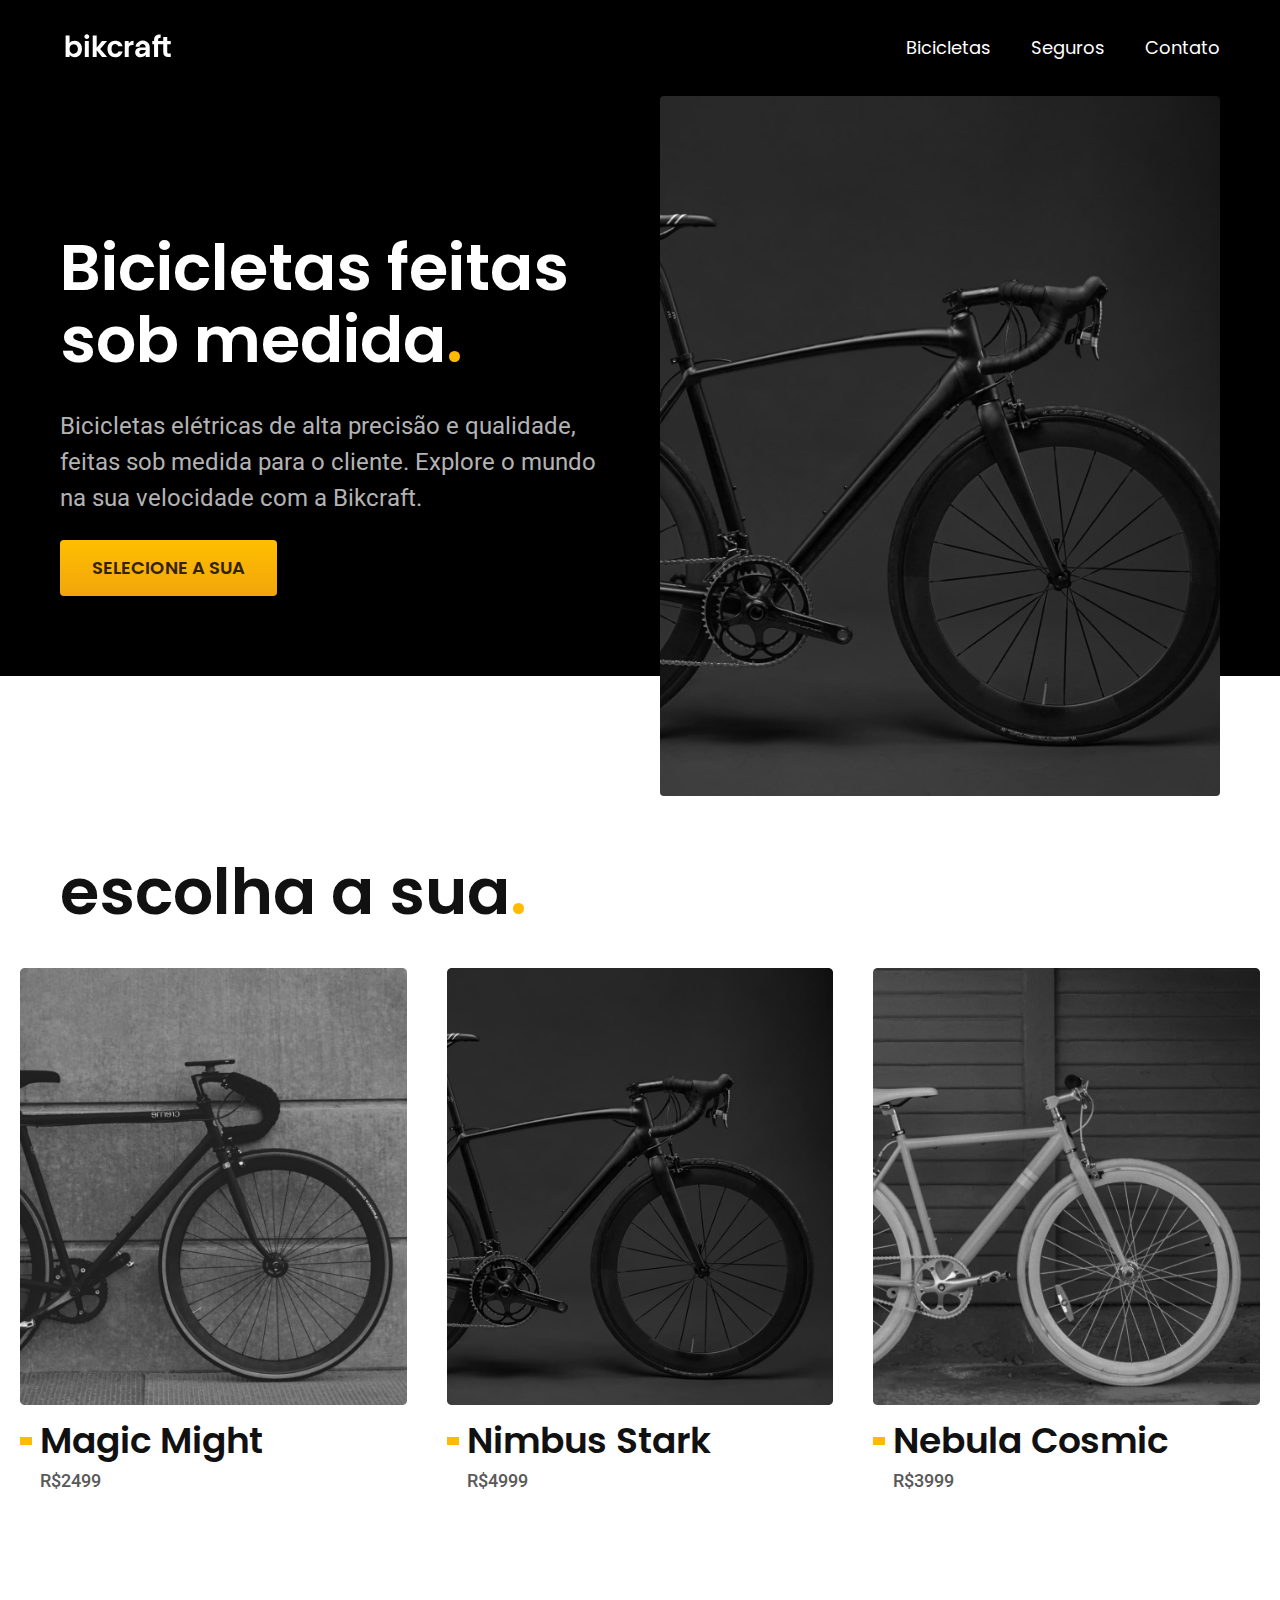
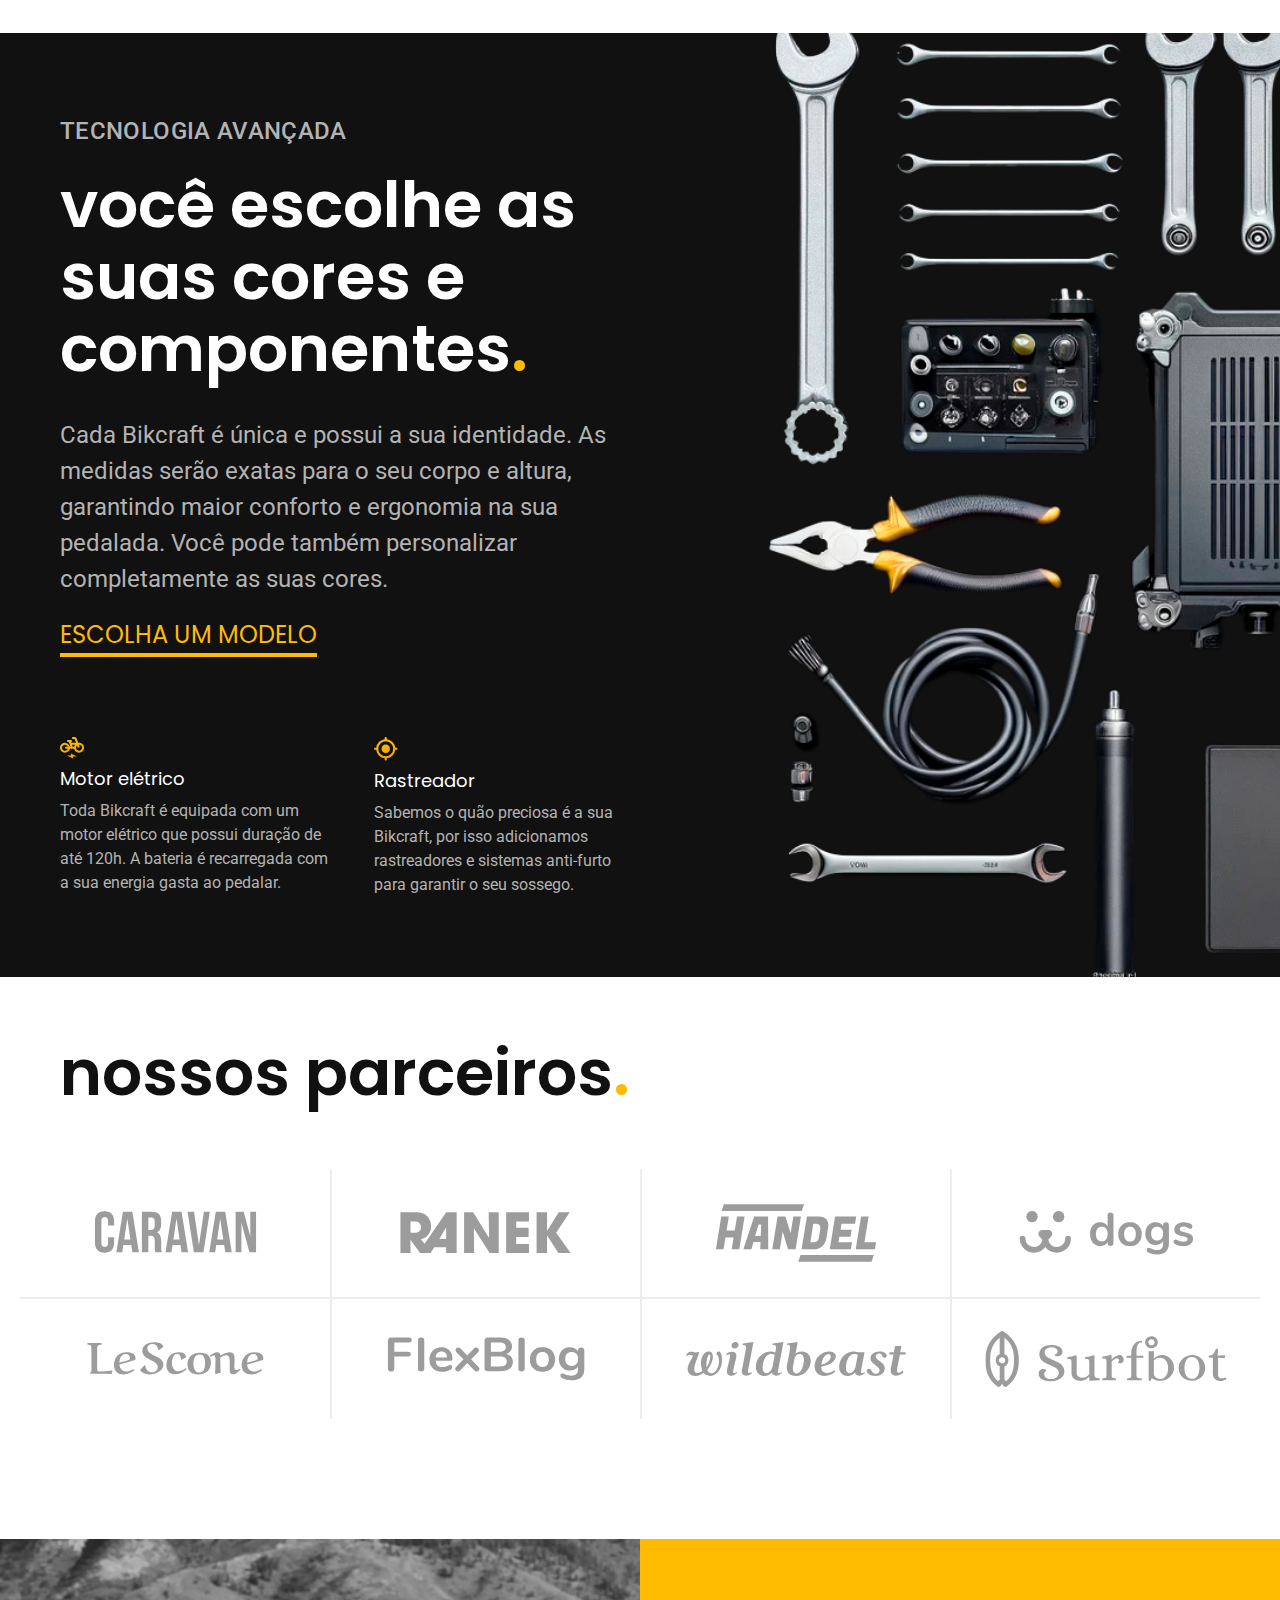
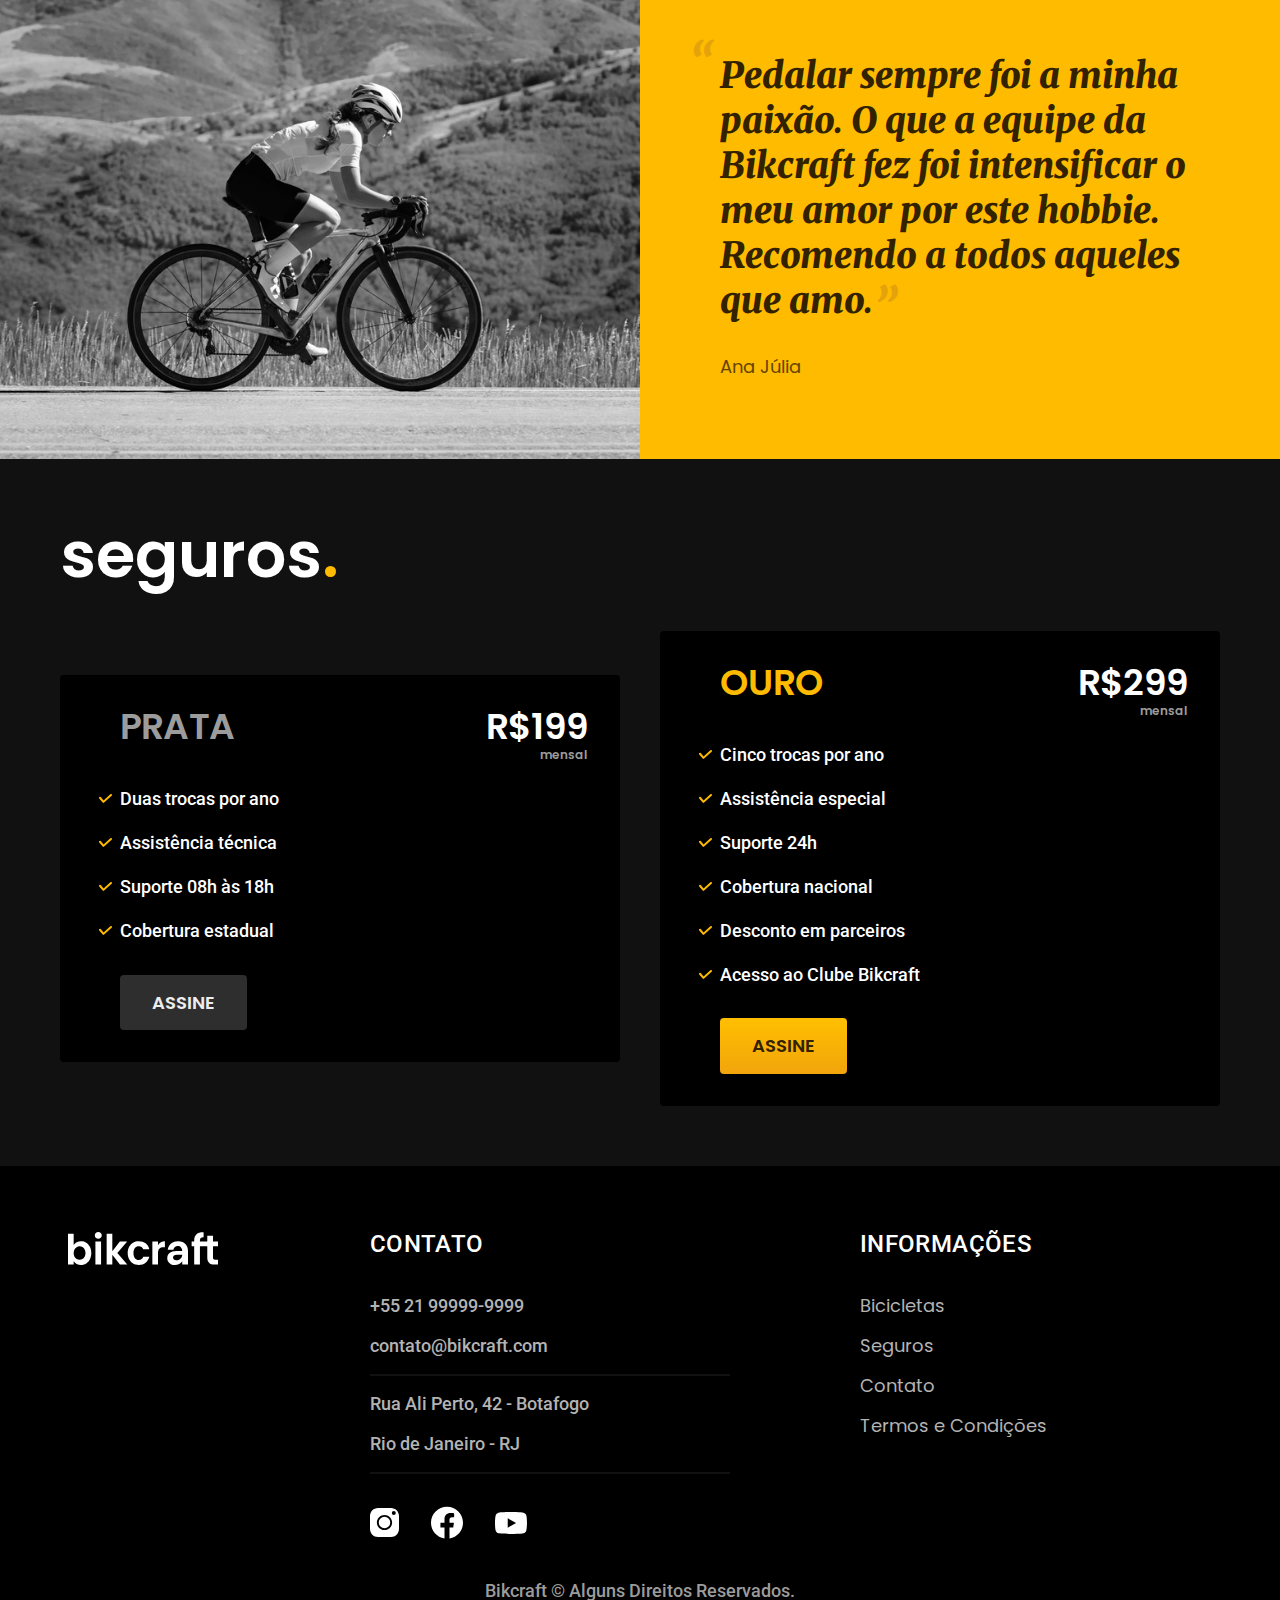
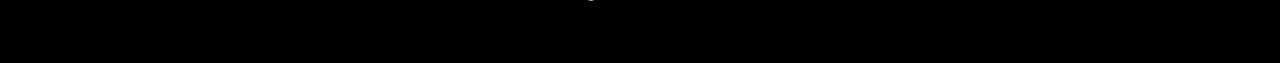
<file: index.html>
<!DOCTYPE html>
<html lang="pt-br">

<head>
  <meta charset="UTF-8">
  <meta name="viewport" content="width=device-width, initial-scale=1.0">
  <title>Bikcraft - Bicicletas Elétricas</title>
  <meta name="description" content="Bicicletas elétricas de alta precisão e qualidade,  feitas sob medida para o cliente. Explore o mundo na sua velocidade com a Bikcraft.">

  <link rel="icon" href="./favicon.svg" type="image/svg+xml">
  <!--para carregar o css no site antes do restante-->
  <link rel="preload" href="./css/style.min.css" as="style">
  <link rel="stylesheet" href="./css/style.min.css">

  <!--o javascript apenas vai ser adicionado se existir na máquina do usuário, para não dar erro no site-->
  <script>document.documentElement.classList.add('js');</script>

  <!--fontes utilizadas no site-->
  <link rel="preconnect" href="https://fonts.googleapis.com">
  <link rel="preconnect" href="https://fonts.gstatic.com" crossorigin>
  <link href="https://fonts.googleapis.com/css2?family=Poppins:wght@400;600&display=swap" rel="stylesheet">

  <link rel="preconnect" href="https://fonts.googleapis.com">
  <link rel="preconnect" href="https://fonts.gstatic.com" crossorigin>
  <link href="https://fonts.googleapis.com/css2?family=Poppins:wght@400;600&family=Roboto:wght@400;500&display=swap" rel="stylesheet">

  <link rel="preconnect" href="https://fonts.googleapis.com">
  <link rel="preconnect" href="https://fonts.gstatic.com" crossorigin>
  <link href="https://fonts.googleapis.com/css2?family=Merriweather:ital,wght@1,900&display=swap" rel="stylesheet">

</head>

<body>
  <header class="header-bg">
    <div class="header container">
      <a href="./">
        <img src="/img/bikcraft 1.svg" width="136" height="32" alt="Bikcraft">
      </a>
      <nav aria-label="primaria">
        <ul class="header-menu font-1-m cor-0">
          <li><a href="./bicicletas.html">Bicicletas</a></li>
          <li><a href="./seguros.html">Seguros</a></li>
          <li><a href="./contato.html">Contato</a></li>
        </ul>
      </nav>
    </div>
  </header>

  <main class="introducao-bg">
    <div class="introducao container">
      <div class="introducao-conteudo">
        <h1 class="font-1-xxl cor-0 fadeInLeft" data-anime="200">Bicicletas feitas sob medida<span class="cor-p1">.</span></h1>
        <p class="font-2-l cor-5 fadeInLeft" data-anime="400">Bicicletas elétricas de alta precisão e qualidade, feitas sob medida para o cliente. Explore o mundo na sua velocidade com a Bikcraft.</p>
        <a class="btn fadeInLeft" data-anime="600" href="./bicicletas.html">SELECIONE A SUA</a>
      </div>
      <picture data-anime="800">
        <source media="max-width: 800px" srcset="./img/bikes/nimbus.jpg">
        <img src="./img/general pictures/introduction.jpg" width="1280" height="1600" alt="Bicicleta elétrica preta.">
      </picture>
    </div>
  </main>

  <article class="bicicletas-lista">
    <h2 class="container font-1-xxl">escolha a sua<span class="cor-p1">.</span></h2>
    <ul>
      <li>
        <a href="./bicicletas/magic.html">
          <img src="./img/bikes/magic-home.jpg" alt="Bicicleta elétrica Magic">
          <h3 class="font-1-xl">Magic Might</h3>
          <span class="font-2-m cor-8">R$2499</span>
        </a>
      </li>

      <li>
        <a href="./bicicletas/nimbus.html">
          <img src="./img/bikes/nimbus-home.jpg" alt="Bicicleta elétrica Nimbus">
          <h3 class="font-1-xl">Nimbus Stark</h3>
          <span class="font-2-m cor-8">R$4999</span>
        </a>
      </li>

      <li>
        <a href="./bicicletas/nebula.html">
          <img src="./img/bikes/nebula-home.jpg" alt="Bicicleta elétrica Nebula">
          <h3 class="font-1-xl">Nebula Cosmic</h3>
          <span class="font-2-m cor-8">R$3999</span>
        </a>
      </li>
    </ul>
  </article>

  <article class="tecnologia-bg">
    <div class="tecnologia container">
      <div class="tecnologia-conteudo">
        <span class="font-2-l-b cor-5">Tecnologia Avançada</span>
        <h2 class="font-1-xxl cor-0">você escolhe as suas cores e componentes<span class="cor-p1">.</span></h2>
        <p class="font-2-l cor-5">Cada Bikcraft é única e possui a sua identidade. As medidas serão exatas para o seu corpo e altura, garantindo maior conforto e ergonomia na sua pedalada. Você pode também personalizar completamente as suas cores.</p>
        <a class="link" href="./bicicletas.html">Escolha um modelo</a>

        <div class="tecnologia-vantagens">
          <div>
            <img src="./img/icons/bike.svg" alt="">
            <h3 class="font-1-m cor-0">Motor elétrico</h3>
            <p class="font-2-s cor-5">Toda Bikcraft é equipada com um motor elétrico que possui duração de até 120h. A bateria é recarregada com a sua energia gasta ao pedalar.</p>
          </div>
          <div>
            <img src="./img/icons/gps.svg" alt="">
            <h3 class="font-1-m cor-0">Rastreador</h3>
            <p class="font-2-s cor-5">Sabemos o quão preciosa é a sua Bikcraft, por isso adicionamos rastreadores e sistemas anti-furto para garantir o seu sossego.</p>
          </div>
        </div>
      </div>

      <div class="tecnologia-imagem">
        <img src="./img/general pictures/tools-edited.png" alt="">
      </div>
    </div>
  </article>

  <!--se é section, é necessário colocar areia-label-->
  <section class="parceiros" aria-label="Nossos Parceiros">
    <h2 class="container font-1-xxl">nossos parceiros<span class="cor-p1">.</span></h2>
    <ul>
      <li><img src="./img/partners/caravan.svg" alt="caravan"></li>
      <li><img src="./img/partners/ranek.svg" alt="ranek"></li>
      <li><img src="./img/partners/handel.svg" alt="handel"></li>
      <li><img src="./img/partners/dogs.svg" alt="dogs"></li>
      <li><img src="./img/partners/lescone.svg" alt="lescone"></li>
      <li><img src="./img/partners/flexblog.svg" alt="flexblog"></li>
      <li><img src="./img/partners/wildbeast.svg" alt="wildbeast"></li>
      <li><img src="./img/partners/surfbot.svg" alt="surfbot"></li>
    </ul>
  </section>

  <section class="depoimento" aria-label="Depoimento">
    <div>
      <img src="./img/general pictures/tt.avif" alt="Pessoa pedalando uma bicicleta Bikcraft">
    </div>
    <div class="depoimento-conteudo">
      <blockquote class="font-1-xl cor-p5">
        <p>Pedalar sempre foi a minha paixão. O que a equipe da Bikcraft fez foi intensificar o meu amor por este hobbie.
          Recomendo a todos aqueles que amo.</p>
      </blockquote>
      <span class="font-1-m-b cor-p4">Ana Júlia</span>
    </div>
  </section>

  <article class="seguros-bg">
    <div class="seguros container">
      <h2 class="font-1-xxl cor-0">seguros<span class="cor-p1">.</span></h2>

      <div class="seguros-item">
        <h3 class="font-1-xl cor-6">PRATA</h3>
        <span class="font-1-xl cor-0">R$199 <span class="font-1-xs cor-6">mensal</span></span>
        <ul class="font-2-m cor-0">
          <li>Duas trocas por ano</li>
          <li>Assistência técnica</li>
          <li>Suporte 08h às 18h</li>
          <li>Cobertura estadual</li>
        </ul>
        <a class="btn secundario" href="./orcamento.html">Assine</a>
      </div>

      <div class="seguros-item">
        <h3 class="font-1-xl cor-p1">OURO</h3>
        <span class="font-1-xl cor-0">R$299 <span class="font-1-xs cor-6">mensal</span></span>
        <ul class="font-2-m cor-0">
          <li>Cinco trocas por ano</li>
          <li>Assistência especial</li>
          <li>Suporte 24h</li>
          <li>Cobertura nacional</li>
          <li>Desconto em parceiros</li>
          <li>Acesso ao Clube Bikcraft</li>
        </ul>
        <a class="btn" href="./orcamento.html">Assine</a>
      </div>

    </div>
  </article>


  <footer class="footer-bg">
    <div class="footer container">
      <a href="./">
        <img src="./img/bikcraft 1.svg" alt="Bikcraft">
      </a>
      <div class="footer-contato">
        <h3 class="font-2-l-b cor-0">Contato</h3>
        <ul class="font-2-m cor-5">
          <!--colocando tel e mailto e clicando em cima, no celular é direcionado-->
          <li><a href="tel:+5521999999999">+55 21 99999-9999</a></li>
          <li><a href="mailto:contato@bikcraft.com">contato@bikcraft.com</a></li>
          <li>Rua Ali Perto, 42 - Botafogo</li>
          <li>Rio de Janeiro - RJ</li>
        </ul>
        <div class="footer-redes">
          <a href="./">
            <img src="./img/social medias/ig-footer.svg" alt="Instagram Bikcraft">
          </a>
          <a href="./">
            <img src="./img/social medias/fb-footer.svg" alt="Facebook Bikcraft">
          </a>
          <a href="./">
            <img src="./img/social medias/yt-footer.svg" alt="Youtube Bikcraft">
          </a>
        </div>
      </div>
      <div class="footer-informacoes">
        <h3 class="font-2-l-b cor-0">Informações</h3>
        <nav>
          <ul class="font-1-m cor-5">
            <li><a href="./bicicletas.html">Bicicletas</a></li>
            <li><a href="./seguros.html">Seguros</a></li>
            <li><a href="./contato.html">Contato</a></li>
            <li><a href="./termos.html">Termos e Condições</a></li>
          </ul>
        </nav>
      </div>
      <p class="footer-copy font-2-m cor-6">Bikcraft © Alguns Direitos Reservados.</p>
    </div>
  </footer>

  <!--a ordem do plugin importa-->
  <script src="./js/plugins/simple-anime.js"></script>
  <script src="./js/script.js"></script>

</body>

</html>
</file>
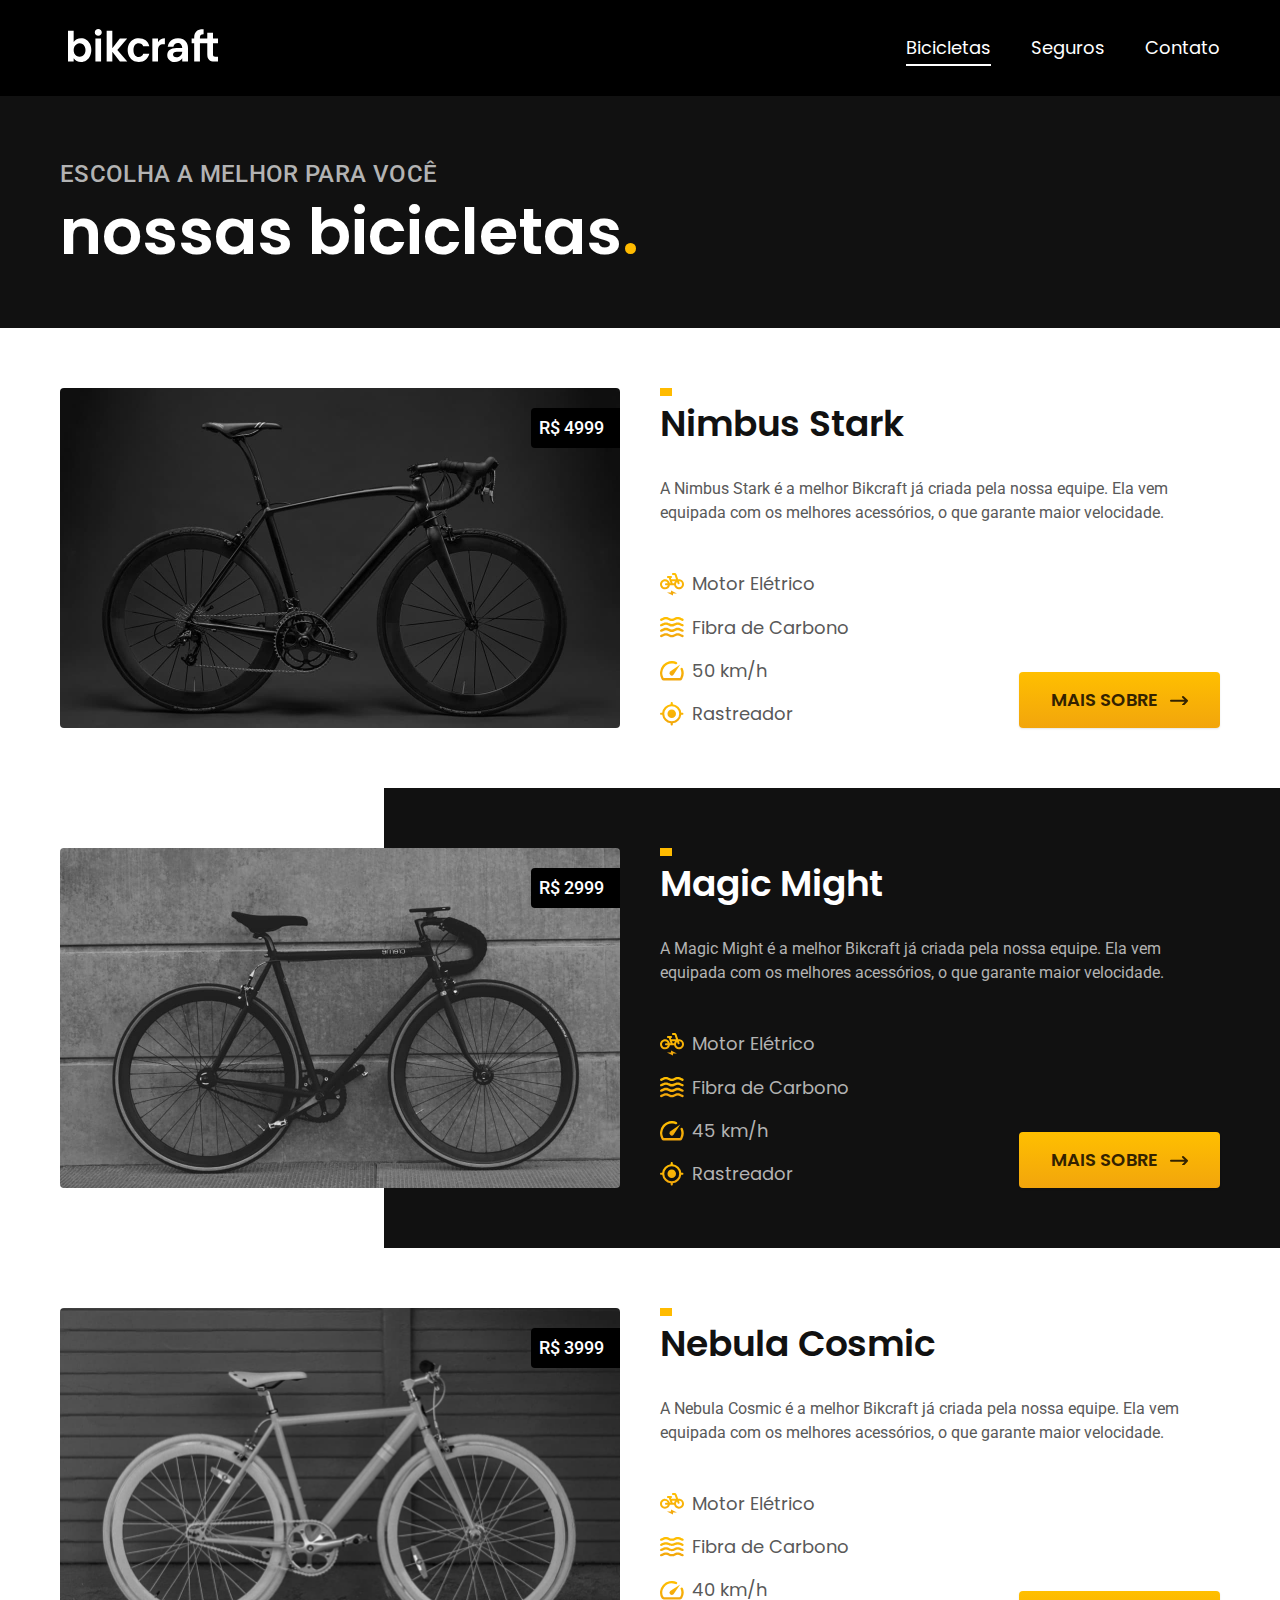
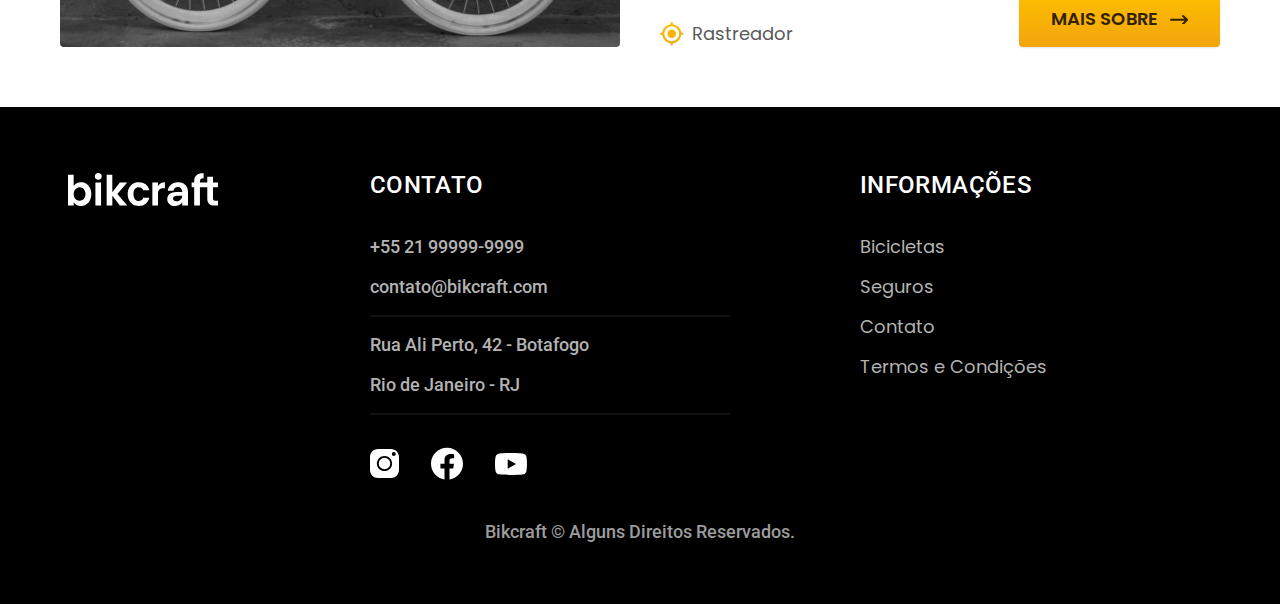
<file: bicicletas.html>
<!DOCTYPE html>
<html lang="pt-br">

<head>
  <meta charset="UTF-8">
  <meta name="viewport" content="width=device-width, initial-scale=1.0">
  <title>Bicicletas | Bikcraft</title>
  <meta name="description" content="BHicicletas Bikcraft.">

  <link rel="icon" href="./favicon.svg" type="image/svg+xml">
  <!--para carregar o css no site antes do restante-->
  <link rel="preload" href="./css/style.min.css" as="style">
  <link rel="stylesheet" href="./css/style.min.css">

  <!--fontes utilizadas no site
  <link rel="preconnect" href="https://fonts.googleapis.com">
  <link rel="preconnect" href="https://fonts.gstatic.com" crossorigin>
  <link href="https://fonts.googleapis.com/css2?family=Poppins:wght@400;600&display=swap" rel="stylesheet">

  <link rel="preconnect" href="https://fonts.googleapis.com">
  <link rel="preconnect" href="https://fonts.gstatic.com" crossorigin>
  <link href="https://fonts.googleapis.com/css2?family=Poppins:wght@400;600&family=Roboto:wght@400;500&display=swap" rel="stylesheet">
  
  <link rel="preconnect" href="https://fonts.googleapis.com">
<link rel="preconnect" href="https://fonts.gstatic.com" crossorigin>
<link href="https://fonts.googleapis.com/css2?family=Merriweather:ital,wght@1,900&display=swap" rel="stylesheet">
-->
  <script>document.documentElement.classList.add('js');</script>

  <!--fontes utilizadas no site-->
  <link rel="preconnect" href="https://fonts.googleapis.com">
  <link rel="preconnect" href="https://fonts.gstatic.com" crossorigin>
  <link href="https://fonts.googleapis.com/css2?family=Poppins:wght@400;600&display=swap" rel="stylesheet">

  <link rel="preconnect" href="https://fonts.googleapis.com">
  <link rel="preconnect" href="https://fonts.gstatic.com" crossorigin>
  <link href="https://fonts.googleapis.com/css2?family=Poppins:wght@400;600&family=Roboto:wght@400;500&display=swap" rel="stylesheet">

  <link rel="preconnect" href="https://fonts.googleapis.com">
  <link rel="preconnect" href="https://fonts.gstatic.com" crossorigin>
  <link href="https://fonts.googleapis.com/css2?family=Merriweather:ital,wght@1,900&display=swap" rel="stylesheet">

</head>

<body id="bicicletas">
  <header class="header-bg">
    <div class="header container">
      <a href="./">
        <img src="/img/bikcraft 1.svg" alt="Bikcraft">
      </a>
      <nav aria-label="primaria">
        <ul class="header-menu font-1-m cor-0">
          <li><a href="./bicicletas.html">Bicicletas</a></li>
          <li><a href="./seguros.html">Seguros</a></li>
          <li><a href="./contato.html">Contato</a></li>
        </ul>
      </nav>
    </div>
  </header>


  <main>
    <div class="titulo-bg">
      <div class="titulo container">
        <p class="font-2-l-b cor-5">Escolha a melhor para você</p>
        <h1 class="font-1-xxl cor-0">nossas bicicletas<span class="cor-p1">.</span></h1>
      </div>
    </div>

    <div class="bicicletas container">
      <div class="bicicletas-imagem">
        <img src="./img/bikes/nimbus.jpg" alt="Bicicleta Elétrica Nimbus">
        <span class="font-2-m cor-0">R$ 4999</span>
      </div>
      <div class="bicicletas-conteudo">
        <h2 class="font-1-xl">Nimbus Stark</h2>
        <p class="font-2-s cor-8">A Nimbus Stark é a melhor Bikcraft já criada pela nossa equipe. Ela vem equipada com os melhores acessórios, o que garante maior velocidade.</p>
        <ul class="font-1-m cor-8">
          <li>
            <img src="./img/icons/bike.svg" alt="">
            Motor Elétrico
          </li>
          <li><img src="./img/icons/frame.svg" alt="">
            Fibra de Carbono</li>
          <li><img src="./img/icons/speed.svg" alt="">
            50 km/h</li>
          <li><img src="./img/icons/gps.svg" alt="">
            Rastreador</li>
        </ul>
        <a class="btn seta" href="./bicicletas/nimbus.html">Mais sobre</a>
      </div>
    </div>

    <div class="bicicletas-bg">
      <div class="bicicletas container">
        <div class="bicicletas-imagem">
          <img src="./img/bikes/magic.jpg" alt="Bicicleta Elétrica Magic Might">
          <span class="font-2-m cor-0">R$ 2999</span>
        </div>
        <div class="bicicletas-conteudo">
          <h2 class="font-1-xl cor-0">Magic Might</h2>
          <p class="font-2-s cor-5">A Magic Might é a melhor Bikcraft já criada pela nossa equipe. Ela vem equipada com os melhores acessórios, o que garante maior velocidade.</p>
          <ul class="font-1-m cor-5">
            <li>
              <img src="./img/icons/bike.svg" alt="">
              Motor Elétrico
            </li>
            <li><img src="./img/icons/frame.svg" alt="">
              Fibra de Carbono</li>
            <li><img src="./img/icons/speed.svg" alt="">
              45 km/h</li>
            <li><img src="./img/icons/gps.svg" alt="">
              Rastreador</li>
          </ul>
          <a class="btn seta" href="./bicicletas/magic.html">Mais sobre</a>
        </div>
      </div>
    </div>

    <div class="bicicletas container">
      <div class="bicicletas-imagem">
        <img src="./img/bikes/nebula.jpg" alt="Bicicleta Elétrica Nebula Cosmic">
        <span class="font-2-m cor-0">R$ 3999</span>
      </div>
      <div class="bicicletas-conteudo">
        <h2 class="font-1-xl">Nebula Cosmic</h2>
        <p class="font-2-s cor-8">A Nebula Cosmic é a melhor Bikcraft já criada pela nossa equipe. Ela vem equipada com os melhores acessórios, o que garante maior velocidade.</p>
        <ul class="font-1-m cor-8">
          <li>
            <img src="./img/icons/bike.svg" alt="">
            Motor Elétrico
          </li>
          <li><img src="./img/icons/frame.svg" alt="">
            Fibra de Carbono</li>
          <li><img src="./img/icons/speed.svg" alt="">
            40 km/h</li>
          <li><img src="./img/icons/gps.svg" alt="">
            Rastreador</li>
        </ul>
        <a class="btn seta" href="./bicicletas/nebula.html">Mais sobre</a>
      </div>
    </div>

  </main>


  <footer class="footer-bg">
    <div class="footer container">
      <a href="./">
        <img src="./img/bikcraft 1.svg" alt="Bikcraft">
      </a>
      <div class="footer-contato">
        <h3 class="font-2-l-b cor-0">Contato</h3>
        <ul class="font-2-m cor-5">
          <!--colocando tel e mailto e clicando em cima, no celular é direcionado-->
          <li><a href="tel:+5521999999999">+55 21 99999-9999</a></li>
          <li><a href="mailto:contato@bikcraft.com">contato@bikcraft.com</a></li>
          <li>Rua Ali Perto, 42 - Botafogo</li>
          <li>Rio de Janeiro - RJ</li>
        </ul>
        <div class="footer-redes">
          <a href="./">
            <img src="./img/social medias/ig-footer.svg" alt="Instagram Bikcraft">
          </a>
          <a href="./">
            <img src="./img/social medias/fb-footer.svg" alt="Facebook Bikcraft">
          </a>
          <a href="./">
            <img src="./img/social medias/yt-footer.svg" alt="Youtube Bikcraft">
          </a>
        </div>
      </div>
      <div class="footer-informacoes">
        <h3 class="font-2-l-b cor-0">Informações</h3>
        <nav>
          <ul class="font-1-m cor-5">
            <li><a href="./bicicletas.html">Bicicletas</a></li>
            <li><a href="./seguros.html">Seguros</a></li>
            <li><a href="./contato.html">Contato</a></li>
            <li><a href="./termos.html">Termos e Condições</a></li>
          </ul>
        </nav>
      </div>
      <p class="footer-copy font-2-m cor-6">Bikcraft © Alguns Direitos Reservados.</p>
    </div>
  </footer>

  <script src="./js/script.js"></script>
</body>

</html>
</file>
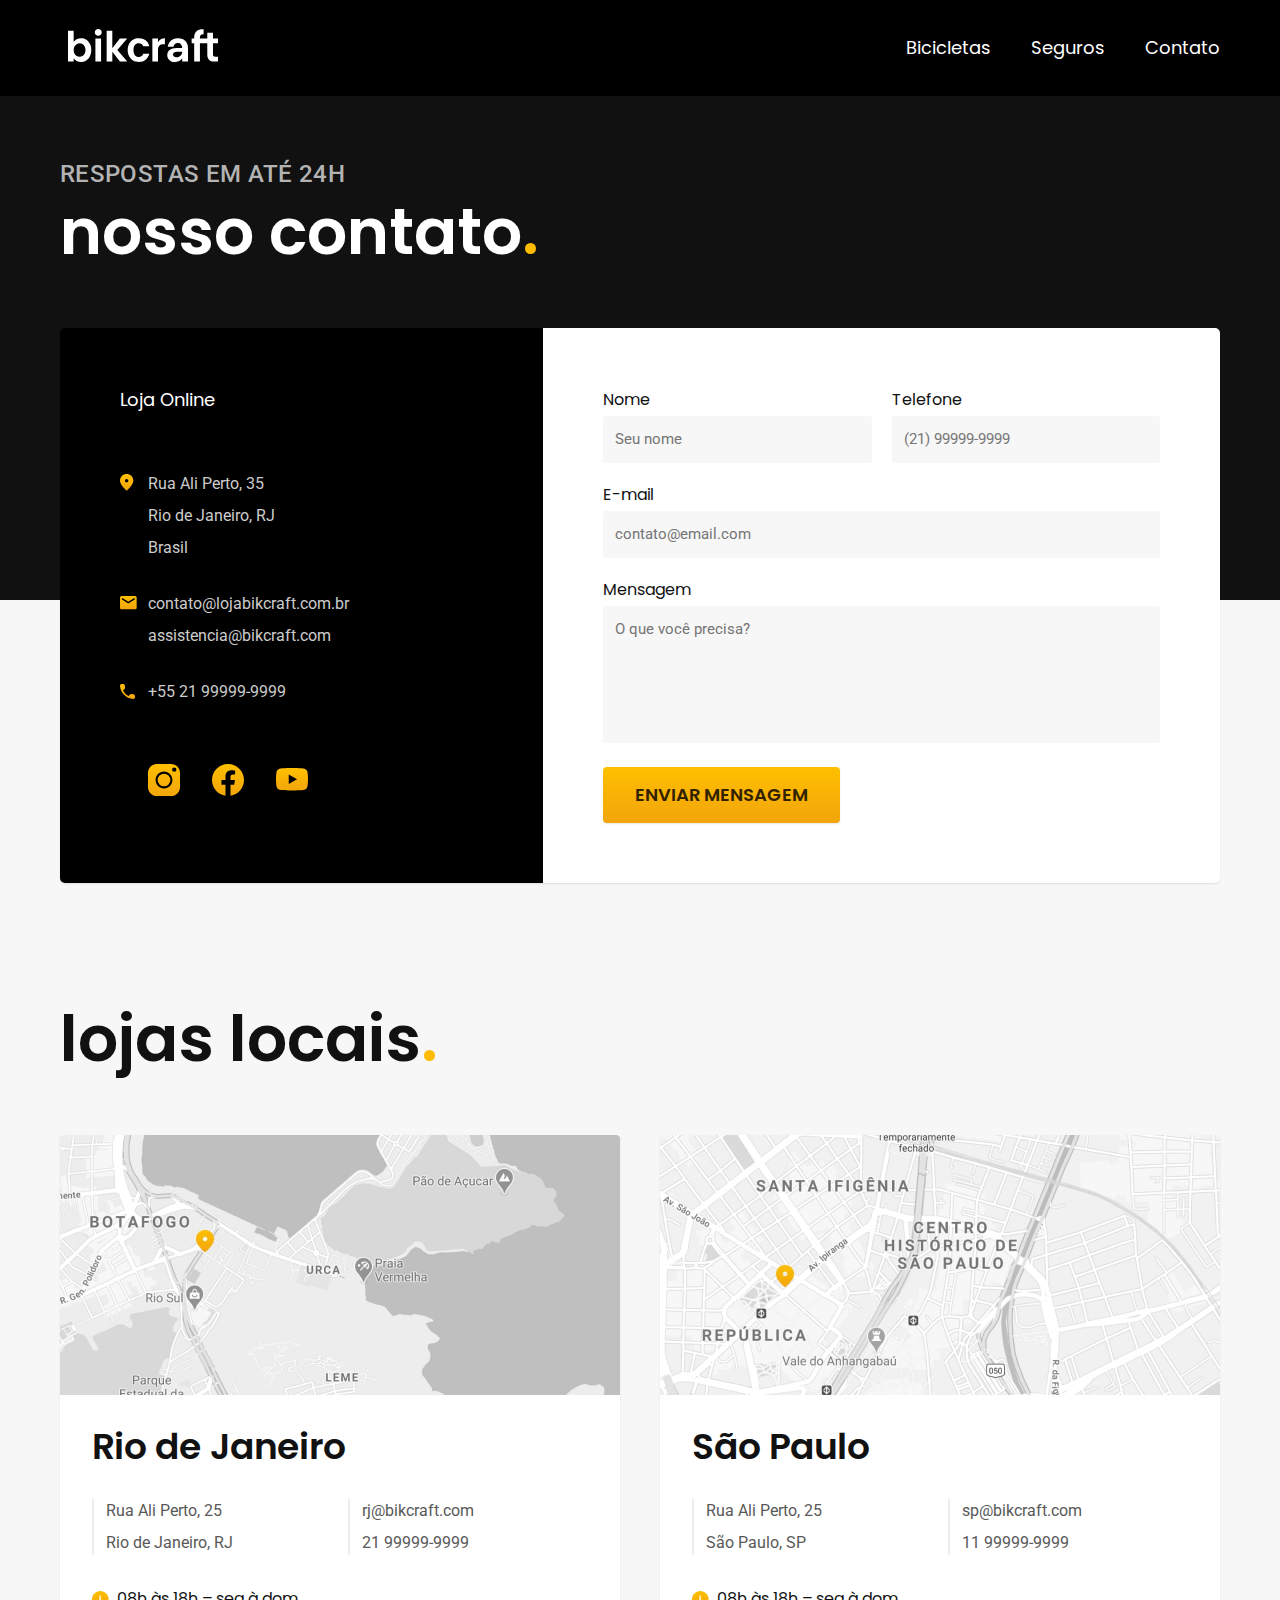
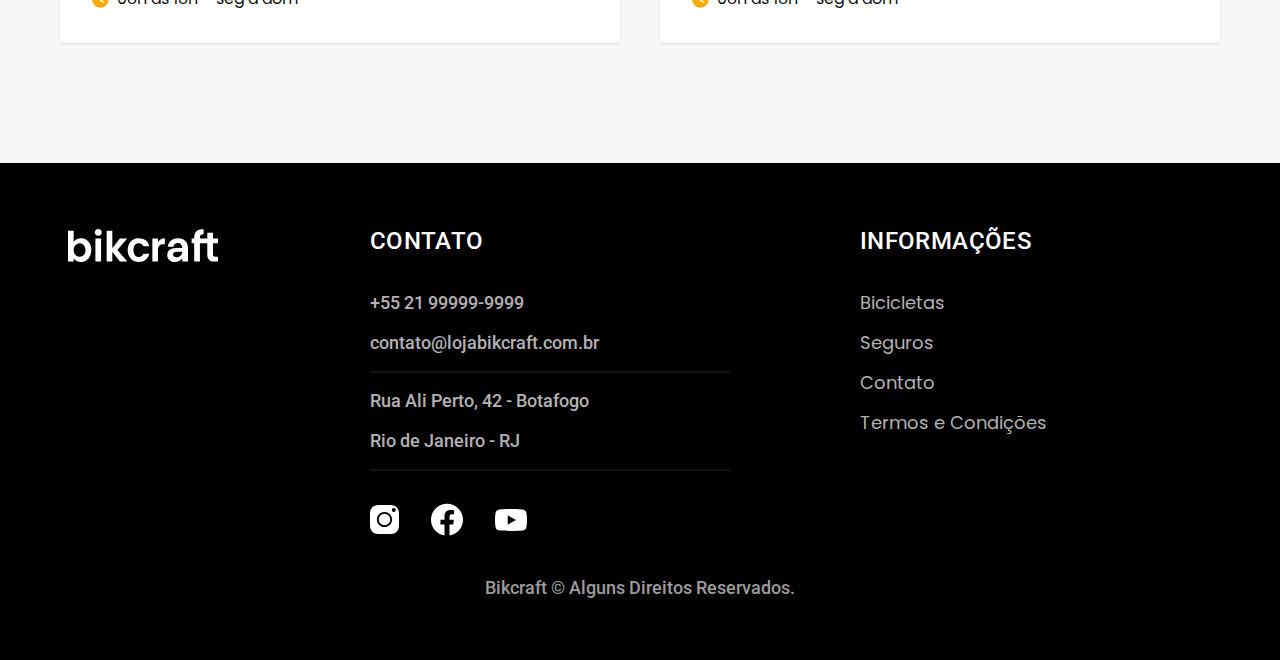
<file: contato.html>
<!DOCTYPE html>
<html lang="pt-br">

<head>
  <meta charset="UTF-8">
  <meta name="viewport" content="width=device-width, initial-scale=1.0">
  <title>Contato | Bikcraft</title>
  <meta name="description" content="Contato">

  <link rel="icon" href="./favicon.svg" type="image/svg+xml">
  <!--para carregar o css no site antes do restante-->
  <link rel="preload" href="./css/style.min.css" as="style">
  <link rel="stylesheet" href="./css/style.min.css">

  <!--fontes utilizadas no site
  <link rel="preconnect" href="https://fonts.googleapis.com">
  <link rel="preconnect" href="https://fonts.gstatic.com" crossorigin>
  <link href="https://fonts.googleapis.com/css2?family=Poppins:wght@400;600&display=swap" rel="stylesheet">

  <link rel="preconnect" href="https://fonts.googleapis.com">
  <link rel="preconnect" href="https://fonts.gstatic.com" crossorigin>
  <link href="https://fonts.googleapis.com/css2?family=Poppins:wght@400;600&family=Roboto:wght@400;500&display=swap" rel="stylesheet">
  
  <link rel="preconnect" href="https://fonts.googleapis.com">
<link rel="preconnect" href="https://fonts.gstatic.com" crossorigin>
<link href="https://fonts.googleapis.com/css2?family=Merriweather:ital,wght@1,900&display=swap" rel="stylesheet">
-->
  <script>document.documentElement.classList.add('js');</script>

  <!--fontes utilizadas no site-->
  <link rel="preconnect" href="https://fonts.googleapis.com">
  <link rel="preconnect" href="https://fonts.gstatic.com" crossorigin>
  <link href="https://fonts.googleapis.com/css2?family=Poppins:wght@400;600&display=swap" rel="stylesheet">

  <link rel="preconnect" href="https://fonts.googleapis.com">
  <link rel="preconnect" href="https://fonts.gstatic.com" crossorigin>
  <link href="https://fonts.googleapis.com/css2?family=Poppins:wght@400;600&family=Roboto:wght@400;500&display=swap" rel="stylesheet">

  <link rel="preconnect" href="https://fonts.googleapis.com">
  <link rel="preconnect" href="https://fonts.gstatic.com" crossorigin>
  <link href="https://fonts.googleapis.com/css2?family=Merriweather:ital,wght@1,900&display=swap" rel="stylesheet">

</head>

<body id="contato">
  <header class="header-bg">
    <div class="header container">
      <a href="./">
        <img src="/img/bikcraft 1.svg" alt="Bikcraft">
      </a>
      <nav aria-label="primaria">
        <ul class="header-menu font-1-m cor-0">
          <li><a href="./bicicletas.html">Bicicletas</a></li>
          <li><a href="./seguros.html">Seguros</a></li>
          <li><a href="./contato.html">Contato</a></li>
        </ul>
      </nav>
    </div>
  </header>


  <main>
    <div class="titulo-bg">
      <div class="titulo container">
        <p class="font-2-l-b cor-5">Respostas em até 24h</p>
        <h1 class="font-1-xxl cor-0">nosso contato<span class="cor-p1">.</span></h1>
      </div>
    </div>
    <div class="contato container">
      <section class="contato-dados" aria-label="Endereço">
        <h2 class="font-1-m cor-0">Loja Online</h2>
        <div class="contato-endereco font-2-s cor-4">
          <p>Rua Ali Perto, 35</p>
          <p>Rio de Janeiro, RJ</p>
          <p>Brasil</p>
        </div>
        <!-- para colocar na página os meios de contato, utiliza-se a tag address-->
        <address class="contato-meios font-2-s cor-4">
          <a href="mailto: contato@lojabikcraft.com.br">contato@lojabikcraft.com.br</a>
          <a href="mailto:assistencia@bikcraft.com">assistencia@bikcraft.com</a>
          <a href="tel:+5521999999999">+55 21 99999-9999</a>
        </address>
        <div class="contato-redes">
          <a href="./"><img src="./img/social medias/ig-p.svg" alt="Instagram Bikcraft"></a>
          <a href="./"><img src="./img/social medias/fb-p.svg" alt="Facebook Bikcraft"></a>
          <a href="./"><img src="./img/social medias/yt-p.svg" alt="Youtube Bikcraft"></a>
        </div>

      </section>
      <section class="contato-formulario" aria-label="Formulário">
        <form class="form" action="./contato.html">
          <div>
            <label for="nome">Nome</label>
            <input type="text" id="nome" name="nome" placeholder="Seu nome">
          </div>

          <div>
            <label for="telefone">Telefone</label>
            <input type="text" id="telefone" name="telefone" placeholder="(21) 99999-9999">
          </div>

          <div class="col-2">
            <label for="email">E-mail</label>
            <input type="email" id="email" name="email" placeholder="contato@email.com">
          </div>

          <div class="col-2">
            <label for="mensagem">Mensagem</label>
            <textarea class="area-mensagem" rows="5" name="mensagem" id="mensagem" placeholder="O que você precisa?"></textarea>
          </div>
          <button class="btn col-2">Enviar mensagem</button>
        </form>
      </section>
    </div>

  </main>

  <article class="lojas container">
    <h2 class="font-1-xxl">lojas locais<span class="cor-p1">.</span></h2>

    <div class="lojas-item">

      <img src="./img/places/rj.jpg" alt="mapa marcando o endereço em Rua Ali Perto, 25, Rio de Janeiro, RJ">

      <div class="lojas-conteudo">
        <h3 class="font-1-xl">Rio de Janeiro</h3>
        <div class="lojas-dados font-2-s cor-8">
          <p>Rua Ali Perto, 25</p>
          <p>Rio de Janeiro, RJ</p>
        </div>
        <div class="lojas-dados font-2-s cor-8">

          <a href="mailto:rj@bikcraft.com">rj@bikcraft.com</a>
          <a href="tel:+5521999999999">21 99999-9999</a>
        </div>
        <p class="lojas-clock font-1-s"><img src=" ./img/icons/clock.svg" alt="">
          08h às 18h – seg à dom</p>
      </div>
    </div>


    <div class="lojas-item">

      <img src="./img/places/sp.jpg" alt="mapa marcando o endereço em Rua Ali Perto, 25, São Paulo, SP">

      <div class="lojas-conteudo">
        <h3 class="font-1-xl">São Paulo</h3>
        <div class="lojas-dados font-2-s cor-8">
          <p>Rua Ali Perto, 25</p>
          <p>São Paulo, SP</p>
        </div>
        <div class="lojas-dados font-2-s cor-8">
          <a href="mailto:sp@bikcraft.com">sp@bikcraft.com</a>
          <a href="tel:+5511999999999">11 99999-9999</a>
        </div>
        <p class="lojas-clock font-1-s"><img src="./img/icons/clock.svg" alt="">
          08h às 18h – seg à dom</p>
      </div>
    </div>

  </article>


  <footer class="footer-bg">
    <div class="footer container">
      <a href="./">
        <img src="./img/bikcraft 1.svg" alt="Bikcraft">
      </a>
      <div class="footer-contato">
        <h3 class="font-2-l-b cor-0">Contato</h3>
        <ul class="font-2-m cor-5">
          <!--colocando tel e mailto e clicando em cima, no celular é direcionado-->
          <li><a href="tel:+5521999999999">+55 21 99999-9999</a></li>
          <li><a href="mailto:contato@lojabikcraft.com.br">contato@lojabikcraft.com.br</a></li>
          <li>Rua Ali Perto, 42 - Botafogo</li>
          <li>Rio de Janeiro - RJ</li>
        </ul>
        <div class="footer-redes">
          <a href="./">
            <img src="./img/social medias/ig-footer.svg" alt="Instagram Bikcraft">
          </a>
          <a href="./">
            <img src="./img/social medias/fb-footer.svg" alt="Facebook Bikcraft">
          </a>
          <a href="./">
            <img src="./img/social medias/yt-footer.svg" alt="Youtube Bikcraft">
          </a>
        </div>
      </div>
      <div class="footer-informacoes">
        <h3 class="font-2-l-b cor-0">Informações</h3>
        <nav>
          <ul class="font-1-m cor-5">
            <li><a href="./bicicletas.html">Bicicletas</a></li>
            <li><a href="./seguros.html">Seguros</a></li>
            <li><a href="./contato.html">Contato</a></li>
            <li><a href="./termos.html">Termos e Condições</a></li>
          </ul>
        </nav>
      </div>
      <p class="footer-copy font-2-m cor-6">Bikcraft © Alguns Direitos Reservados.</p>
    </div>
  </footer>

</body>

</html>
</file>
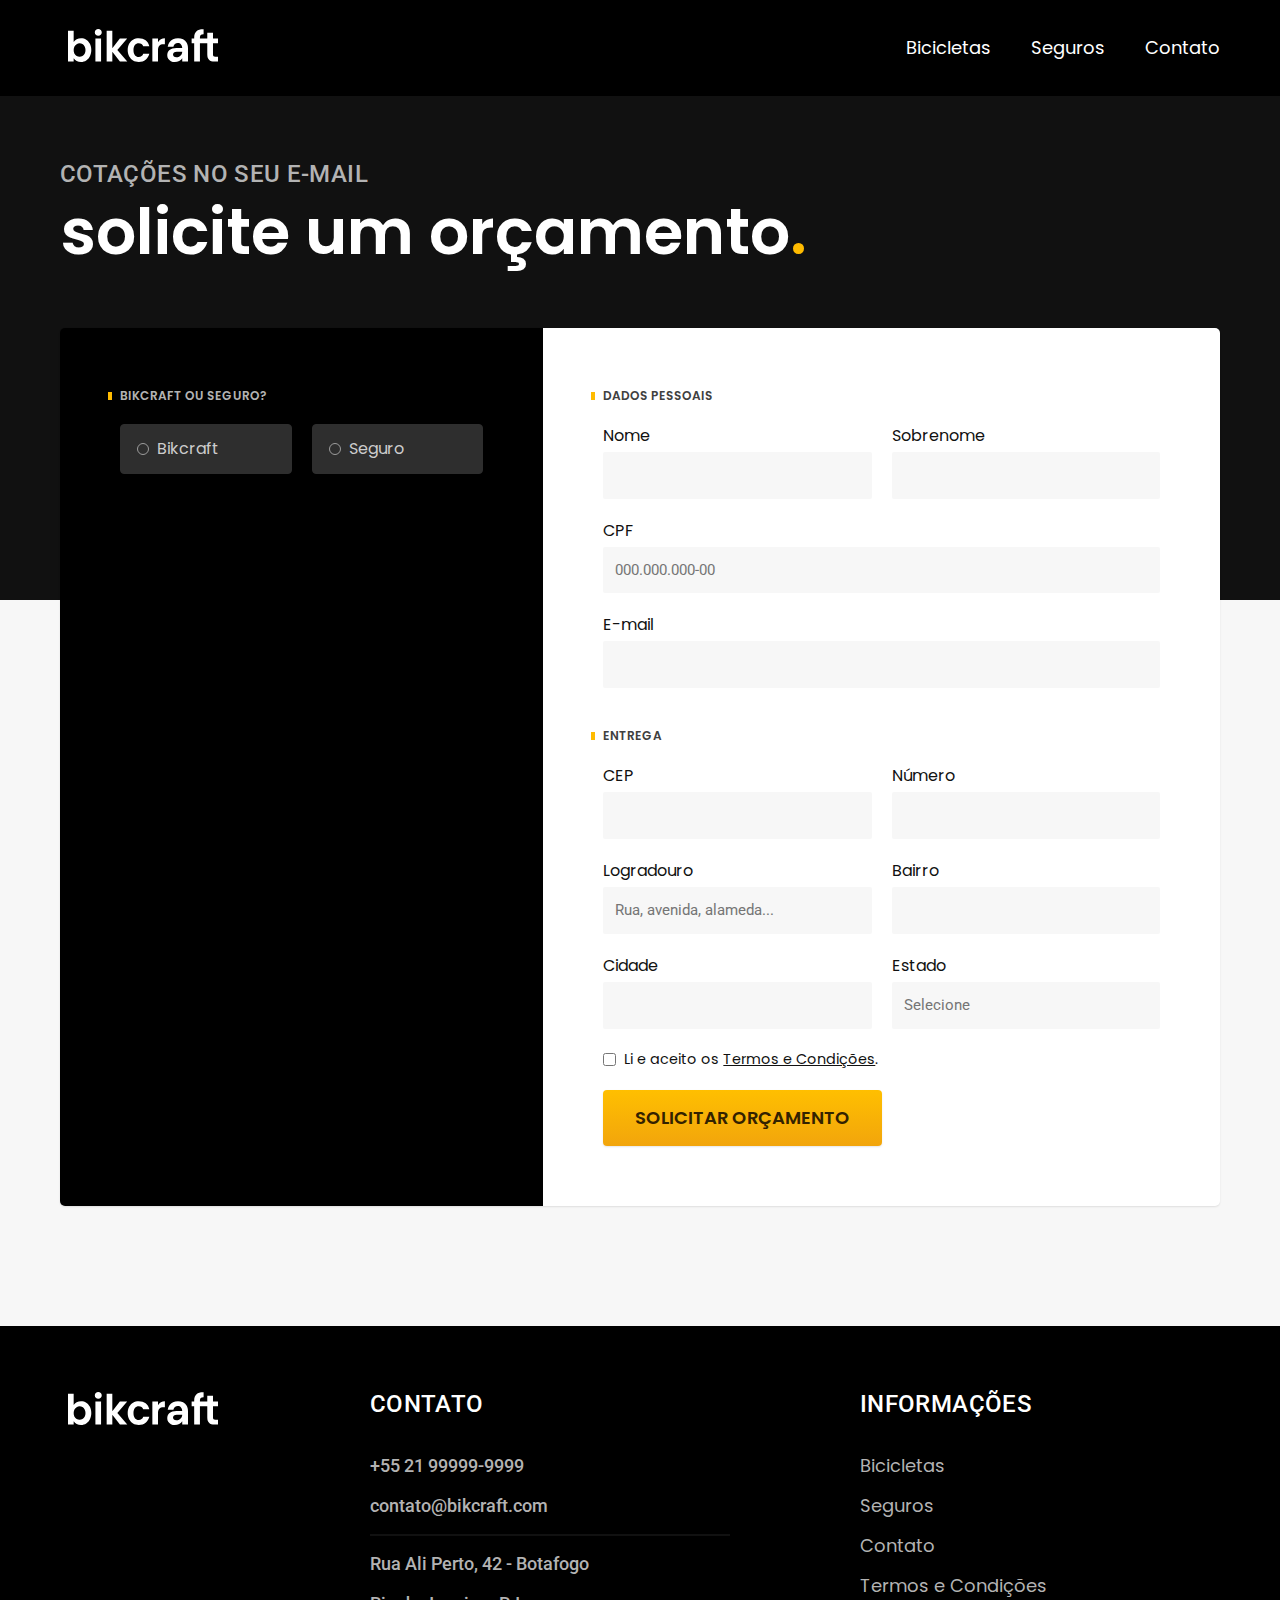
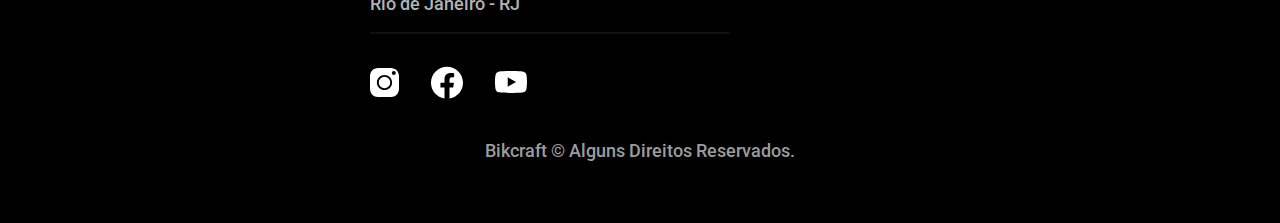
<file: orcamento.html>
<!DOCTYPE html>
<html lang="pt-br">

<head>
  <meta charset="UTF-8">
  <meta name="viewport" content="width=device-width, initial-scale=1.0">
  <title>Orçamento | Bikcraft</title>
  <meta name="description" content="Termos e Condições.">

  <link rel="icon" href="./favicon.svg" type="image/svg+xml">
  <!--para carregar o css no site antes do restante-->
  <link rel="preload" href="./css/style.min.css" as="style">
  <link rel="stylesheet" href="./css/style.min.css">

  <!--fontes utilizadas no site
  <link rel="preconnect" href="https://fonts.googleapis.com">
  <link rel="preconnect" href="https://fonts.gstatic.com" crossorigin>
  <link href="https://fonts.googleapis.com/css2?family=Poppins:wght@400;600&display=swap" rel="stylesheet">

  <link rel="preconnect" href="https://fonts.googleapis.com">
  <link rel="preconnect" href="https://fonts.gstatic.com" crossorigin>
  <link href="https://fonts.googleapis.com/css2?family=Poppins:wght@400;600&family=Roboto:wght@400;500&display=swap" rel="stylesheet">
  
  <link rel="preconnect" href="https://fonts.googleapis.com">
<link rel="preconnect" href="https://fonts.gstatic.com" crossorigin>
<link href="https://fonts.googleapis.com/css2?family=Merriweather:ital,wght@1,900&display=swap" rel="stylesheet">
-->
  <script>document.documentElement.classList.add('js');</script>

  <!--fontes utilizadas no site-->
  <link rel="preconnect" href="https://fonts.googleapis.com">
  <link rel="preconnect" href="https://fonts.gstatic.com" crossorigin>
  <link href="https://fonts.googleapis.com/css2?family=Poppins:wght@400;600&display=swap" rel="stylesheet">

  <link rel="preconnect" href="https://fonts.googleapis.com">
  <link rel="preconnect" href="https://fonts.gstatic.com" crossorigin>
  <link href="https://fonts.googleapis.com/css2?family=Poppins:wght@400;600&family=Roboto:wght@400;500&display=swap" rel="stylesheet">

  <link rel="preconnect" href="https://fonts.googleapis.com">
  <link rel="preconnect" href="https://fonts.gstatic.com" crossorigin>
  <link href="https://fonts.googleapis.com/css2?family=Merriweather:ital,wght@1,900&display=swap" rel="stylesheet">

</head>

<body id="orcamento">
  <header class="header-bg">
    <div class="header container">
      <a href="./">
        <img src="/img/bikcraft 1.svg" alt="Bikcraft">
      </a>
      <nav aria-label="primaria">
        <ul class="header-menu font-1-m cor-0">
          <li><a href="./bicicletas.html">Bicicletas</a></li>
          <li><a href="./seguros.html">Seguros</a></li>
          <li><a href="./contato.html">Contato</a></li>
        </ul>
      </nav>
    </div>
  </header>


  <main>
    <div class="titulo-bg">
      <div class="titulo container">
        <p class="font-2-l-b cor-5">Cotações no seu e-mail</p>
        <h1 class="font-1-xxl cor-0">solicite um orçamento<span class="cor-p1">.</span></h1>
      </div>
    </div>

    <form class="orcamento container" action="./">
      <div class="orcamento-produto">
        <h2 class="font-1-xs cor-5">bikcraft ou seguro?</h2>

        <input type="radio" name="tipo" value="bikcraft" id="bikcraft">
        <label for="bikcraft">Bikcraft</label>

        <input type="radio" name="tipo" value="seguro" id="seguro">
        <label for="seguro">Seguro</label>


        <div class="orcamento-conteudo" id="orcamento-bikcraft">
          <h2 class="font-1-xs cor-5">Escolha a sua</h2>

          <input type="radio" name="produto" value="nimbus" id="nimbus">
          <label for="nimbus">Nimbus Stark <span>R$ 4999</span></label>
          <div class="orcamento-detalhes">
            <ul class="font-1-xs cor-8">
              <li><img src="./img/icons/bike.svg" alt=""> Motor Elétrico</li>
              <li><img src="./img/icons/frame.svg" alt=""> Fibra de Carbono</li>
              <li><img src="./img/icons/speed.svg" alt=""> 50 km/h</li>
              <li><img src="./img/icons/gps.svg" alt=""> Rastreador</li>
            </ul>
            <div class="orcamento-img">
              <img class="orcamento-img" src="./img/bikes/nimbus.jpg" alt="Bicicleta Nimbus Stark">
            </div>
          </div>

          <input type="radio" name="produto" value="magic" id="magic">
          <label for="magic">Magic Might <span>R$ 2499</span></label>
          <div class="orcamento-detalhes">
            <ul class="font-1-xs cor-8">
              <li><img src="./img/icons/bike.svg" alt=""> Motor Elétrico</li>
              <li><img src="./img/icons/frame.svg" alt=""> Fibra de Carbono</li>
              <li><img src="./img/icons/speed.svg" alt=""> 45 km/h</li>
              <li><img src="./img/icons/gps.svg" alt=""> Rastreador</li>
            </ul>
            <div class="orcamento-img">
              <img src="./img/bikes/magic.jpg" alt="Bicicleta Magic Might">
            </div>
          </div>


          <input type="radio" name="produto" value="nebula" id="nebula">
          <label for="nebula">Nebula Cosmic <span>R$ 3999</span></label>
          <div class="orcamento-detalhes">
            <ul class="font-1-xs cor-8">
              <li><img src="./img/icons/bike.svg" alt=""> Motor Elétrico</li>
              <li><img src="./img/icons/frame.svg" alt=""> Fibra de Carbono</li>
              <li><img src="./img/icons/speed.svg" alt=""> 40 km/h</li>
              <li><img src="./img/icons/gps.svg" alt=""> Rastreador</li>
            </ul>
            <div class="orcamento-img">
              <img src="./img/bikes/nebula.jpg" alt="Bicicleta Nebula Cosmic">
            </div>
          </div>


        </div>

        <div class="orcamento-conteudo" id="orcamento-seguro">
          <h2 class="font-1-xs cor-5">Escolha o plano</h2>

          <input type="radio" name="produto" value="ouro" id="ouro">
          <label for="ouro">Ouro <span>R$ 299</span></label>

          <input type="radio" name="produto" value="prata" id="prata">
          <label for="prata">Prata <span>R$ 199</span></label>

        </div>

      </div>

      <div class="orcamento-dados form">
        <h2 class="font-1-xs cor-9 col-2">dados pessoais</h2>

        <div>
          <label for="nome">Nome</label>
          <input type="text" id="nome" name="nome">
        </div>

        <div>
          <label for="sobrenome">Sobrenome</label>
          <input type="text" id="sobrenome" name="sobrenome">
        </div>

        <div class="col-2">
          <label for="CPF">CPF</label>
          <input type="text" id="CPF" name="CPF" placeholder="000.000.000-00">
        </div>

        <div class="col-2">
          <label for="email">E-mail</label>
          <input type="email" id="email" name="email">
        </div>

        <h2 class="font-1-xs cor-9 col-2">entrega</h2>

        <div>
          <label for="cep">CEP</label>
          <input type="text" id="cep" name="cep">
        </div>

        <div>
          <label for="numero">Número</label>
          <input type="text" id="numero" name="numero">
        </div>

        <div>
          <label for="logradouro">Logradouro</label>
          <input type="text" id="logradouro" name="logradouro" placeholder="Rua, avenida, alameda...">
        </div>

        <div>
          <label for="bairro">Bairro</label>
          <input type="text" id="bairro" name="bairro">
        </div>

        <div>
          <label for="cidade">Cidade</label>
          <input type="text" id="cidade" name="cidade">
        </div>

        <div>
          <label for="estado">Estado</label>
          <input type="text" id="estado" name="estado" placeholder="Selecione">
        </div>

        <div class="checkbox col-2">
          <input type="checkbox" name="termos" value="aceito" id="termos">
          <!--o for do label sempre corresponde ao id do input-->
          <label for="termos">Li e aceito os <a href="./termos.html">Termos e Condições</a>.</label>
        </div>

        <button class="btn col-2">Solicitar orçamento</button>
      </div>

    </form>

  </main>


  <footer class="footer-bg">
    <div class="footer container">
      <a href="./">
        <img src="./img/bikcraft 1.svg" alt="Bikcraft">
      </a>
      <div class="footer-contato">
        <h3 class="font-2-l-b cor-0">Contato</h3>
        <ul class="font-2-m cor-5">
          <!--colocando tel e mailto e clicando em cima, no celular é direcionado-->
          <li><a href="tel:+5521999999999">+55 21 99999-9999</a></li>
          <li><a href="mailto:contato@bikcraft.com">contato@bikcraft.com</a></li>
          <li>Rua Ali Perto, 42 - Botafogo</li>
          <li>Rio de Janeiro - RJ</li>
        </ul>
        <div class="footer-redes">
          <a href="./">
            <img src="./img/social medias/ig-footer.svg" alt="Instagram Bikcraft">
          </a>
          <a href="./">
            <img src="./img/social medias/fb-footer.svg" alt="Facebook Bikcraft">
          </a>
          <a href="./">
            <img src="./img/social medias/yt-footer.svg" alt="Youtube Bikcraft">
          </a>
        </div>
      </div>
      <div class="footer-informacoes">
        <h3 class="font-2-l-b cor-0">Informações</h3>
        <nav>
          <ul class="font-1-m cor-5">
            <li><a href="./bicicletas.html">Bicicletas</a></li>
            <li><a href="./seguros.html">Seguros</a></li>
            <li><a href="./contato.html">Contato</a></li>
            <li><a href="./termos.html">Termos e Condições</a></li>
          </ul>
        </nav>
      </div>
      <p class="footer-copy font-2-m cor-6">Bikcraft © Alguns Direitos Reservados.</p>
    </div>
  </footer>

  <script src="./js/script.js"></script>
</body>

</html>
</file>
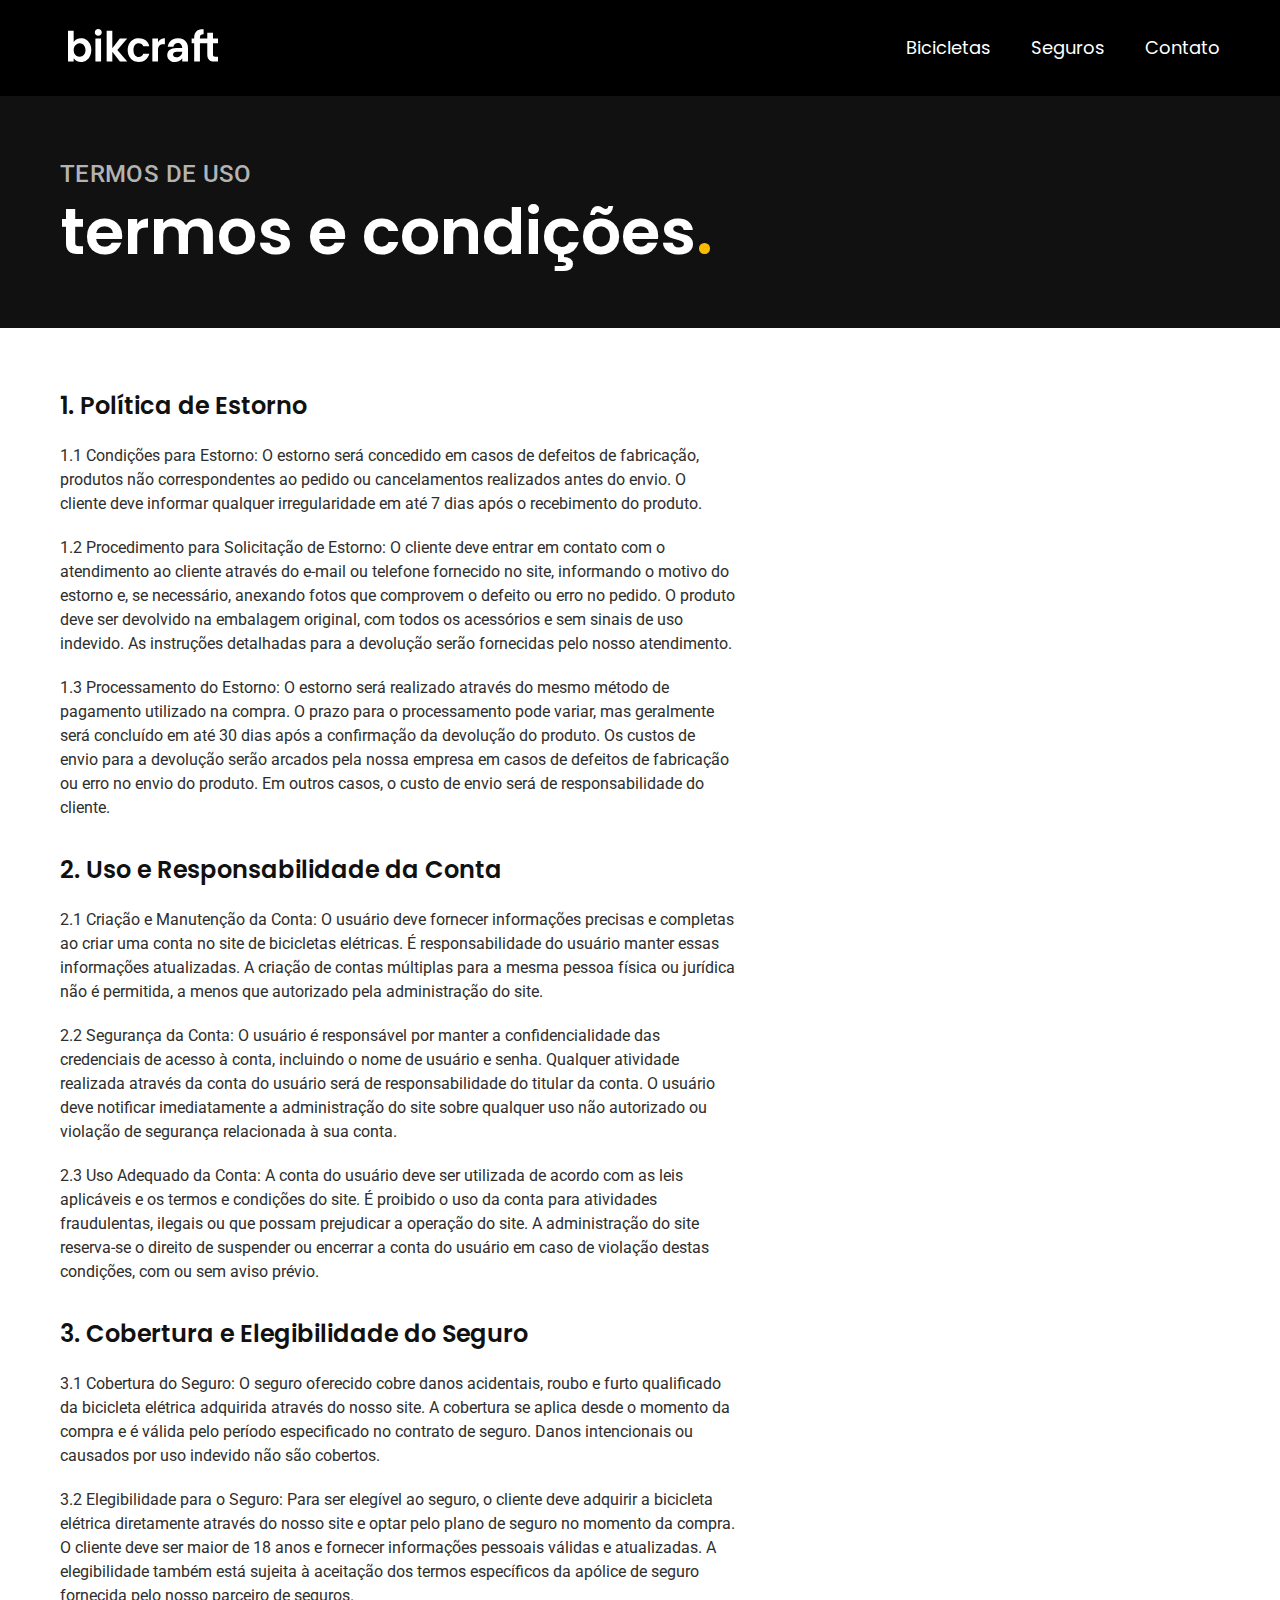
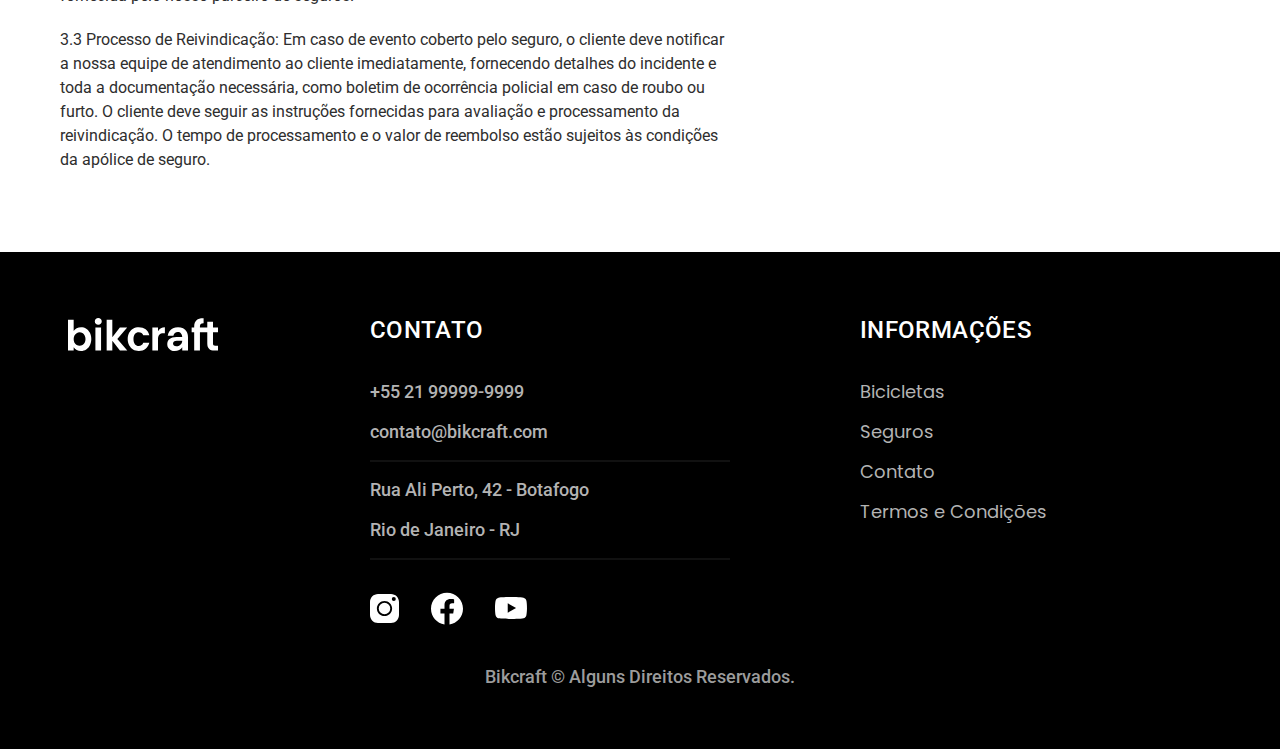
<file: termos.html>
<!DOCTYPE html>
<html lang="pt-br">

<head>
  <meta charset="UTF-8">
  <meta name="viewport" content="width=device-width, initial-scale=1.0">
  <title>Termos e Condições | Bikcraft</title>
  <meta name="description" content="Termos e Condições.">

  <link rel="icon" href="./favicon.svg" type="image/svg+xml">
  <!--para carregar o css no site antes do restante-->
  <link rel="preload" href="./css/style.min.css" as="style">
  <link rel="stylesheet" href="./css/style.min.css">

  <!--fontes utilizadas no site
  <link rel="preconnect" href="https://fonts.googleapis.com">
  <link rel="preconnect" href="https://fonts.gstatic.com" crossorigin>
  <link href="https://fonts.googleapis.com/css2?family=Poppins:wght@400;600&display=swap" rel="stylesheet">

  <link rel="preconnect" href="https://fonts.googleapis.com">
  <link rel="preconnect" href="https://fonts.gstatic.com" crossorigin>
  <link href="https://fonts.googleapis.com/css2?family=Poppins:wght@400;600&family=Roboto:wght@400;500&display=swap" rel="stylesheet">
  
  <link rel="preconnect" href="https://fonts.googleapis.com">
<link rel="preconnect" href="https://fonts.gstatic.com" crossorigin>
<link href="https://fonts.googleapis.com/css2?family=Merriweather:ital,wght@1,900&display=swap" rel="stylesheet">
-->
  <script>document.documentElement.classList.add('js');</script>

  <!--fontes utilizadas no site-->
  <link rel="preconnect" href="https://fonts.googleapis.com">
  <link rel="preconnect" href="https://fonts.gstatic.com" crossorigin>
  <link href="https://fonts.googleapis.com/css2?family=Poppins:wght@400;600&display=swap" rel="stylesheet">

  <link rel="preconnect" href="https://fonts.googleapis.com">
  <link rel="preconnect" href="https://fonts.gstatic.com" crossorigin>
  <link href="https://fonts.googleapis.com/css2?family=Poppins:wght@400;600&family=Roboto:wght@400;500&display=swap" rel="stylesheet">

  <link rel="preconnect" href="https://fonts.googleapis.com">
  <link rel="preconnect" href="https://fonts.gstatic.com" crossorigin>
  <link href="https://fonts.googleapis.com/css2?family=Merriweather:ital,wght@1,900&display=swap" rel="stylesheet">

</head>

<body id="termos">
  <header class="header-bg">
    <div class="header container">
      <a href="./">
        <img src="/img/bikcraft 1.svg" alt="Bikcraft">
      </a>
      <nav aria-label="primaria">
        <ul class="header-menu font-1-m cor-0">
          <li><a href="./bicicletas.html">Bicicletas</a></li>
          <li><a href="./seguros.html">Seguros</a></li>
          <li><a href="./contato.html">Contato</a></li>
        </ul>
      </nav>
    </div>
  </header>


  <main>
    <div class="titulo-bg">
      <div class="titulo container">
        <p class="font-2-l-b cor-5">termos de uso</p>
        <h1 class="font-1-xxl cor-0">termos e condições<span class="cor-p1">.</span></h1>
      </div>
    </div>

    <div class="termos container font-2-s cor-10">
      <h2 class="font-1-l cor-11">1. Política de Estorno</h2>
      <p>1.1 Condições para Estorno: O estorno será concedido em casos de defeitos de fabricação, produtos não correspondentes ao pedido ou cancelamentos realizados antes do envio. O cliente deve informar qualquer irregularidade em até 7 dias após o recebimento do produto.</p>
      <p>1.2 Procedimento para Solicitação de Estorno: O cliente deve entrar em contato com o atendimento ao cliente através do e-mail ou telefone fornecido no site, informando o motivo do estorno e, se necessário, anexando fotos que comprovem o defeito ou erro no pedido. O produto deve ser devolvido na embalagem original, com todos os acessórios e sem sinais de uso indevido. As instruções detalhadas para a devolução serão fornecidas pelo nosso atendimento.</p>
      <p>1.3 Processamento do Estorno: O estorno será realizado através do mesmo método de pagamento utilizado na compra. O prazo para o processamento pode variar, mas geralmente será concluído em até 30 dias após a confirmação da devolução do produto. Os custos de envio para a devolução serão arcados pela nossa empresa em casos de defeitos de fabricação ou erro no envio do produto. Em outros casos, o custo de envio será de responsabilidade do cliente.</p>

      <h2 class="font-1-l cor-11">2. Uso e Responsabilidade da Conta</h2>
      <p>2.1 Criação e Manutenção da Conta: O usuário deve fornecer informações precisas e completas ao criar uma conta no site de bicicletas elétricas. É responsabilidade do usuário manter essas informações atualizadas. A criação de contas múltiplas para a mesma pessoa física ou jurídica não é permitida, a menos que autorizado pela administração do site.</p>
      <p>2.2 Segurança da Conta: O usuário é responsável por manter a confidencialidade das credenciais de acesso à conta, incluindo o nome de usuário e senha. Qualquer atividade realizada através da conta do usuário será de responsabilidade do titular da conta. O usuário deve notificar imediatamente a administração do site sobre qualquer uso não autorizado ou violação de segurança relacionada à sua conta.</p>
      <p>2.3 Uso Adequado da Conta: A conta do usuário deve ser utilizada de acordo com as leis aplicáveis e os termos e condições do site. É proibido o uso da conta para atividades fraudulentas, ilegais ou que possam prejudicar a operação do site. A administração do site reserva-se o direito de suspender ou encerrar a conta do usuário em caso de violação destas condições, com ou sem aviso prévio.</p>

      <h2 class="font-1-l cor-11">3. Cobertura e Elegibilidade do Seguro</h2>
      <p>3.1 Cobertura do Seguro: O seguro oferecido cobre danos acidentais, roubo e furto qualificado da bicicleta elétrica adquirida através do nosso site. A cobertura se aplica desde o momento da compra e é válida pelo período especificado no contrato de seguro. Danos intencionais ou causados por uso indevido não são cobertos.</p>
      <p>3.2 Elegibilidade para o Seguro: Para ser elegível ao seguro, o cliente deve adquirir a bicicleta elétrica diretamente através do nosso site e optar pelo plano de seguro no momento da compra. O cliente deve ser maior de 18 anos e fornecer informações pessoais válidas e atualizadas. A elegibilidade também está sujeita à aceitação dos termos específicos da apólice de seguro fornecida pelo nosso parceiro de seguros.</p>
      <p>3.3 Processo de Reivindicação: Em caso de evento coberto pelo seguro, o cliente deve notificar a nossa equipe de atendimento ao cliente imediatamente, fornecendo detalhes do incidente e toda a documentação necessária, como boletim de ocorrência policial em caso de roubo ou furto. O cliente deve seguir as instruções fornecidas para avaliação e processamento da reivindicação. O tempo de processamento e o valor de reembolso estão sujeitos às condições da apólice de seguro.</p>
    </div>
  </main>


  <footer class="footer-bg">
    <div class="footer container">
      <a href="./">
        <img src="./img/bikcraft 1.svg" alt="Bikcraft">
      </a>
      <div class="footer-contato">
        <h3 class="font-2-l-b cor-0">Contato</h3>
        <ul class="font-2-m cor-5">
          <!--colocando tel e mailto e clicando em cima, no celular é direcionado-->
          <li><a href="tel:+5521999999999">+55 21 99999-9999</a></li>
          <li><a href="mailto:contato@bikcraft.com">contato@bikcraft.com</a></li>
          <li>Rua Ali Perto, 42 - Botafogo</li>
          <li>Rio de Janeiro - RJ</li>
        </ul>
        <div class="footer-redes">
          <a href="./">
            <img src="./img/social medias/ig-footer.svg" alt="Instagram Bikcraft">
          </a>
          <a href="./">
            <img src="./img/social medias/fb-footer.svg" alt="Facebook Bikcraft">
          </a>
          <a href="./">
            <img src="./img/social medias/yt-footer.svg" alt="Youtube Bikcraft">
          </a>
        </div>
      </div>
      <div class="footer-informacoes">
        <h3 class="font-2-l-b cor-0">Informações</h3>
        <nav>
          <ul class="font-1-m cor-5">
            <li><a href="./bicicletas.html">Bicicletas</a></li>
            <li><a href="./seguros.html">Seguros</a></li>
            <li><a href="./contato.html">Contato</a></li>
            <li><a href="./termos.html">Termos e Condições</a></li>
          </ul>
        </nav>
      </div>
      <p class="footer-copy font-2-m cor-6">Bikcraft © Alguns Direitos Reservados.</p>
    </div>
  </footer>

  <script src="./js/script.js"></script>
</body>

</html>
</file>
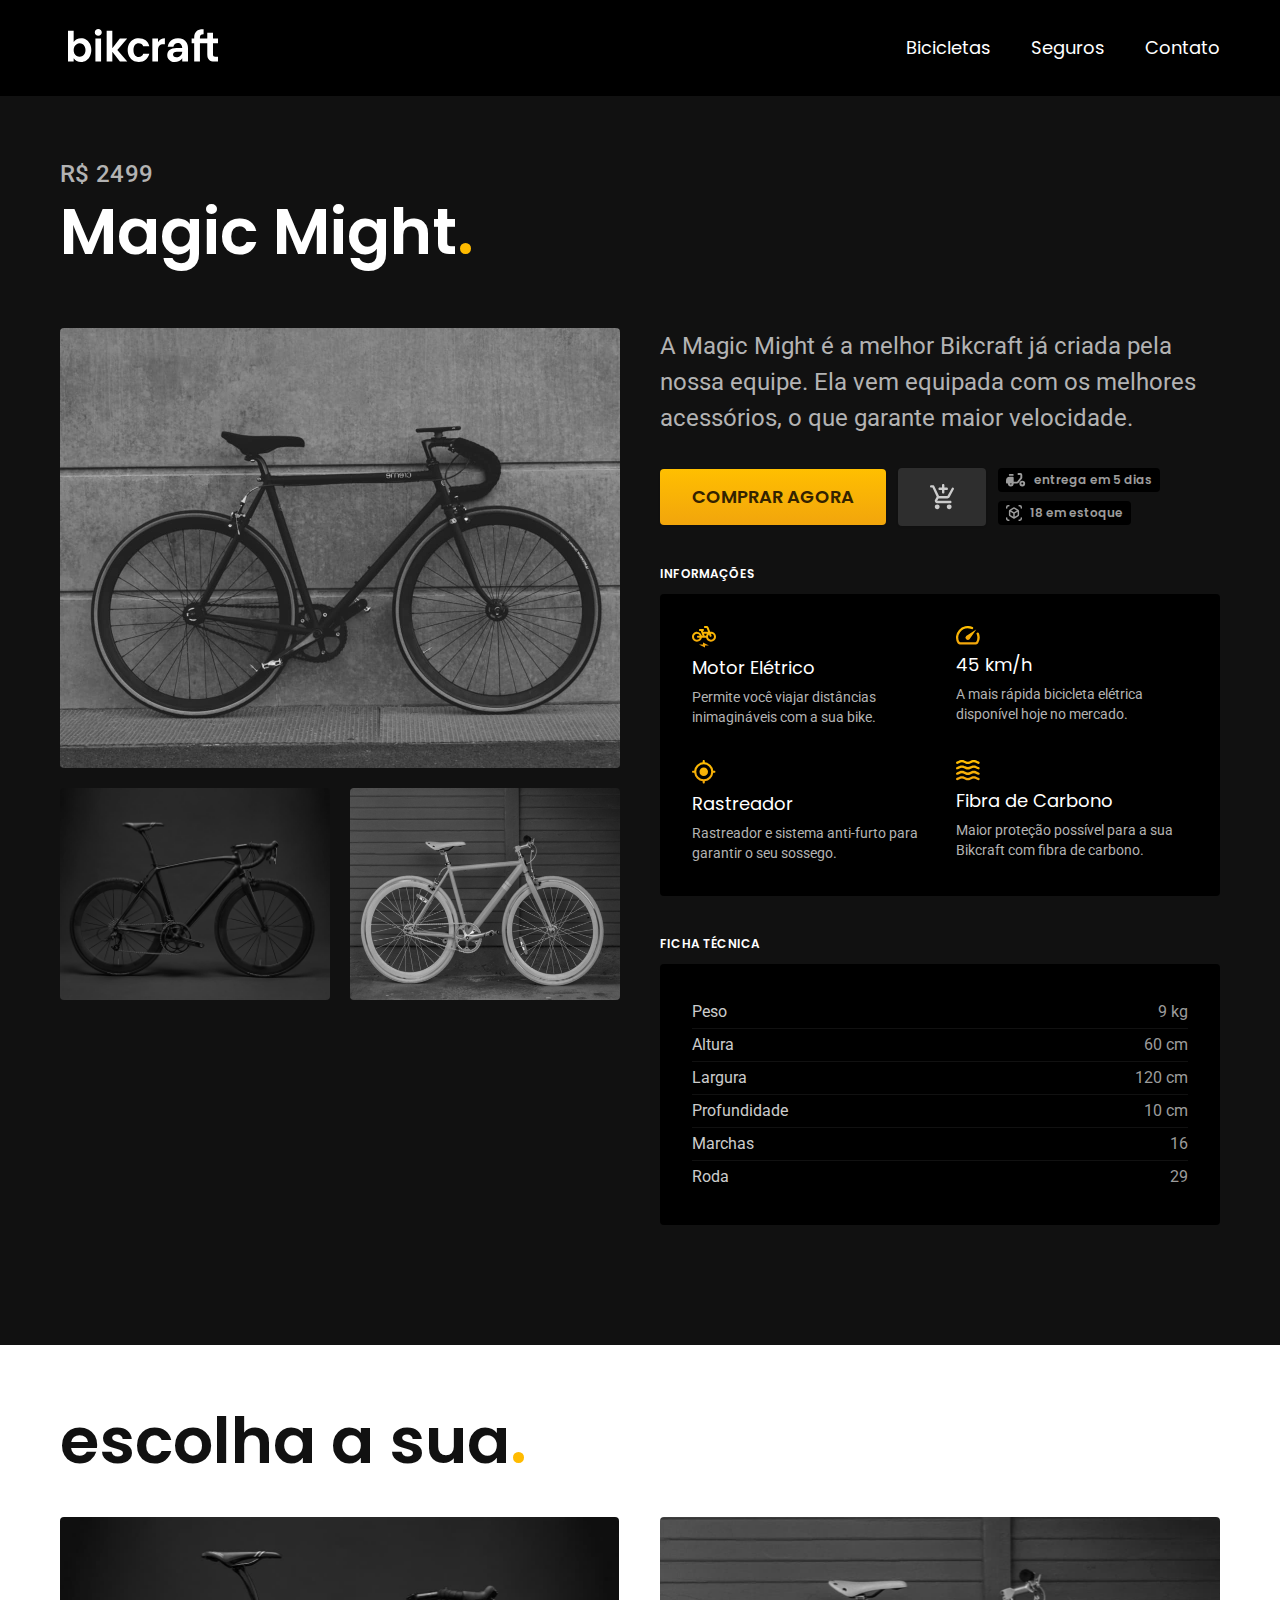
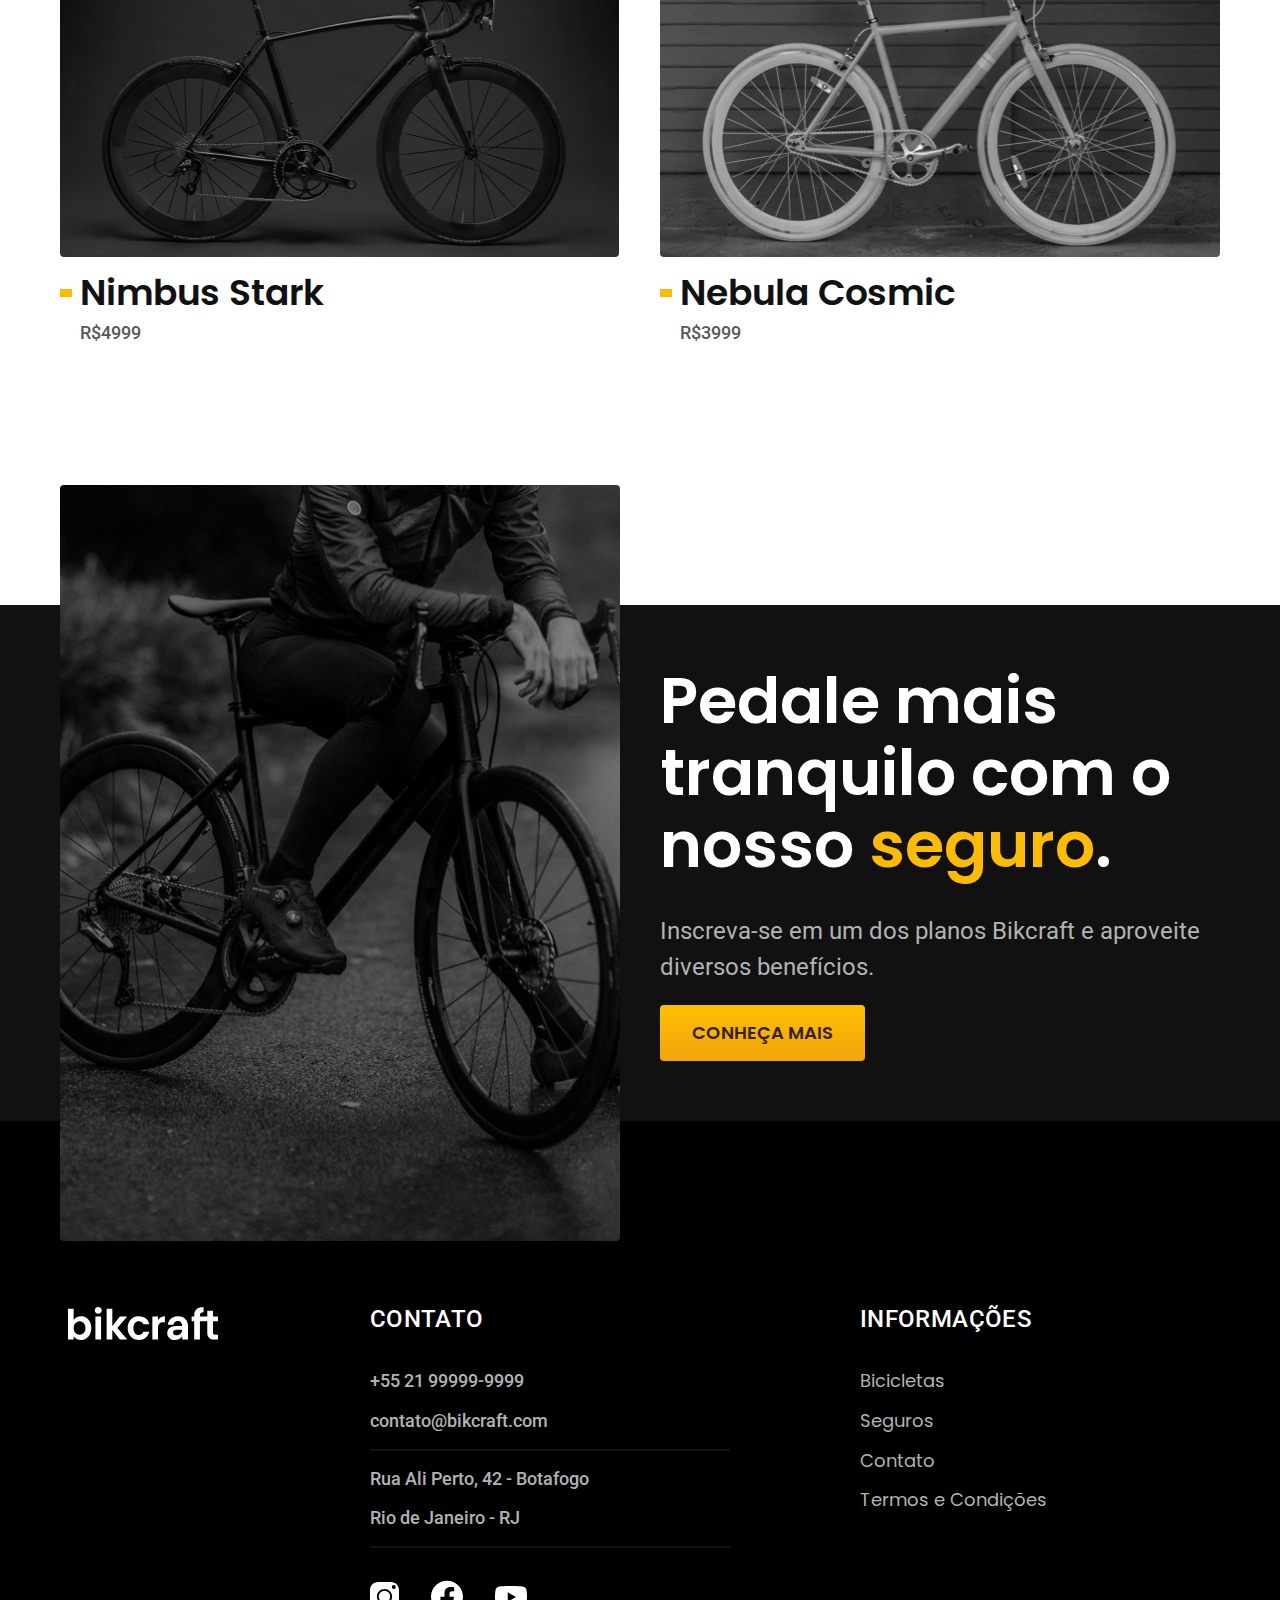
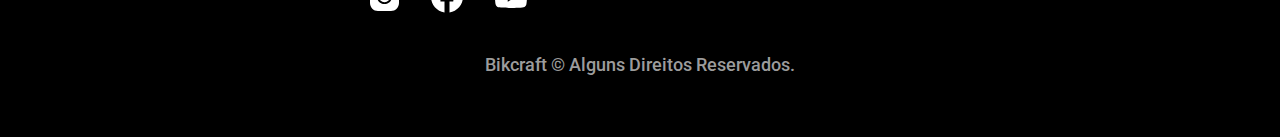
<file: bicicletas/magic.html>
<!DOCTYPE html>
<html lang="pt-br">

<head>
  <meta charset="UTF-8">
  <meta name="viewport" content="width=device-width, initial-scale=1.0">
  <title>Magic Might | Bikcraft</title>
  <meta name="description" content="Magic Might">

  <link rel="icon" href="../favicon.svg" type="image/svg+xml">
  <link rel="stylesheet" href="../css/style.min.css">

  <!--fontes utilizadas no site
  <link rel="preconnect" href="https://fonts.googleapis.com">
  <link rel="preconnect" href="https://fonts.gstatic.com" crossorigin>
  <link href="https://fonts.googleapis.com/css2?family=Poppins:wght@400;600&display=swap" rel="stylesheet">

  <link rel="preconnect" href="https://fonts.googleapis.com">
  <link rel="preconnect" href="https://fonts.gstatic.com" crossorigin>
  <link href="https://fonts.googleapis.com/css2?family=Poppins:wght@400;600&family=Roboto:wght@400;500&display=swap" rel="stylesheet">
  
  <link rel="preconnect" href="https://fonts.googleapis.com">
<link rel="preconnect" href="https://fonts.gstatic.com" crossorigin>
<link href="https://fonts.googleapis.com/css2?family=Merriweather:ital,wght@1,900&display=swap" rel="stylesheet">
-->
  <script>document.documentElement.classList.add('js');</script>

  <!--fontes utilizadas no site-->
  <link rel="preconnect" href="https://fonts.googleapis.com">
  <link rel="preconnect" href="https://fonts.gstatic.com" crossorigin>
  <link href="https://fonts.googleapis.com/css2?family=Poppins:wght@400;600&display=swap" rel="stylesheet">

  <link rel="preconnect" href="https://fonts.googleapis.com">
  <link rel="preconnect" href="https://fonts.gstatic.com" crossorigin>
  <link href="https://fonts.googleapis.com/css2?family=Poppins:wght@400;600&family=Roboto:wght@400;500&display=swap" rel="stylesheet">

  <link rel="preconnect" href="https://fonts.googleapis.com">
  <link rel="preconnect" href="https://fonts.gstatic.com" crossorigin>
  <link href="https://fonts.googleapis.com/css2?family=Merriweather:ital,wght@1,900&display=swap" rel="stylesheet">

</head>

<body id="bicicleta">
  <header class="header-bg">
    <div class="header container">
      <a href="../">
        <img src="/img/bikcraft 1.svg" alt="Bikcraft">
      </a>
      <nav aria-label="primaria">
        <ul class="header-menu font-1-m cor-0">
          <li><a href="../bicicletas.html">Bicicletas</a></li>
          <li><a href="../seguros.html">Seguros</a></li>
          <li><a href="../contato.html">Contato</a></li>
        </ul>
      </nav>
    </div>
  </header>


  <main class="titulo-bg">
    <div>
      <div class="titulo container">
        <p class="font-2-l-b cor-5">R$ 2499</p>
        <h1 class="font-1-xxl cor-0">Magic Might<span class="cor-p1">.</span></h1>
      </div>
    </div>
    <div class="bicicleta container">
      <div class="bicicleta-imagens">
        <img src="../img/bike specification/nimbus2.jpg" alt="Bicicleta Magic Might">
        <img src="../img/bike specification/nimbus.jpg" alt="Bicicleta Nimbus Stark">
        <img src="../img/bike specification/nimbus3.jpg" alt="Bicicleta Nebula Cosmic">
      </div>

      <div class="bicicleta-conteudo">
        <p class="font-2-l cor-5">A Magic Might é a melhor Bikcraft já criada pela nossa equipe. Ela vem equipada com os melhores acessórios, o que garante maior velocidade.</p>

        <div class="bicicleta-comprar">

          <a class="btn" href="../orcamento.html?tipo=bikcraft&produto=magic">COMPRAR AGORA</a>

          <a class="btn cart" href="../orcamento.html?tipo=bikcraft&produto=magic">
            <img src="../img/icons/cart.svg" alt="">
          </a>


          <span class="font-1-xs cor-6"><img src="../img/icons/delivery.svg" alt="">entrega em 5 dias</span>
          <span class="font-1-xs cor-6"><img src="../img/icons/stock.svg" alt="">18 em estoque</span>

        </div>

        <h2 class="font-1-xs cor-0">Informações</h2>
        <ul class="bicicleta-informacoes">
          <li><img src="../img/icons/bike.svg" alt="">
            <h3 class="font-1-m cor-0">Motor Elétrico</h3>
            <p class="font-2-xs cor-5">Permite você viajar distâncias inimagináveis com a sua bike.</p>
          </li>
          <li><img src="../img/icons/speed.svg" alt="">
            <h3 class="font-1-m cor-0">45 km/h</h3>
            <p class="font-2-xs cor-5">A mais rápida bicicleta elétrica disponível hoje no mercado.</p>
          </li>
          <li><img src="../img/icons/gps.svg" alt="">
            <h3 class="font-1-m cor-0">Rastreador</h3>
            <p class="font-2-xs cor-5">Rastreador e sistema anti-furto para garantir o seu sossego.</p>
          </li>
          <li><img src="../img/icons/frame.svg" alt="">
            <h3 class="font-1-m cor-0">Fibra de Carbono</h3>
            <p class="font-2-xs cor-5">Maior proteção possível para a sua Bikcraft com fibra de carbono.</p>
          </li>
        </ul>
        <h2 class="font-1-xs cor-0">Ficha técnica</h2>
        <ul class="bicicleta-ficha font-2-s cor-4">
          <li>Peso <span>9 kg</span></li>
          <li>Altura <span>60 cm</span></li>
          <li>Largura <span>120 cm</span></li>
          <li>Profundidade <span>10 cm</span></li>
          <li>Marchas <span>16</span></li>
          <li>Roda <span>29</span></li>
        </ul>
      </div>
  </main>

  <article class="bicicletas-lista container">
    <h2 class="font-1-xxl">escolha a sua<span class="cor-p1">.</span></h2>
    <ul>
      <li>
        <a href="./nimbus.html">
          <img src="../img/bikes/nimbus.jpg" alt="Bicicleta elétrica Nimbus">
          <h3 class="font-1-xl">Nimbus Stark</h3>
          <span class="font-2-m cor-8">R$4999</span>
        </a>
      </li>

      <li>
        <a href="./nebula.html">
          <img src="../img/bikes/nebula.jpg" alt="Bicicleta elétrica Nebula">
          <h3 class="font-1-xl">Nebula Cosmic</h3>
          <span class="font-2-m cor-8">R$3999</span>
        </a>
      </li>
    </ul>
  </article>

  <article class="seguro-bg">
    <div class="seguro container">
      <div class="seguro-imagem">
        <img src="../img/general pictures/insurance.jpg" alt="Pessoa utilizando uma bicicleta.">
      </div>
      <div class="seguro-conteudo">
        <h2 class="font-1-xxl cor-0">Pedale mais tranquilo com o nosso <span class="cor-p1">seguro</span>.</h2>
        <p class="font-2-l cor-5">Inscreva-se em um dos planos Bikcraft e aproveite diversos benefícios.</p>
        <a class="btn" href="../seguros.html">Conheça mais</a>
      </div>
    </div>
  </article>

  <footer class="footer-bg">
    <div class="footer container">
      <a href="../">
        <img src="../img/bikcraft 1.svg" alt="Bikcraft">
      </a>
      <div class="footer-contato">
        <h3 class="font-2-l-b cor-0">Contato</h3>
        <ul class="font-2-m cor-5">
          <!--colocando tel e mailto e clicando em cima, no celular é direcionado-->
          <li><a href="tel:+5521999999999">+55 21 99999-9999</a></li>
          <li><a href="mailto:contato@bikcraft.com">contato@bikcraft.com</a></li>
          <li>Rua Ali Perto, 42 - Botafogo</li>
          <li>Rio de Janeiro - RJ</li>
        </ul>
        <div class="footer-redes">
          <a href="../">
            <img src="../img/social medias/ig-footer.svg" alt="Instagram Bikcraft">
          </a>
          <a href="../">
            <img src="../img/social medias/fb-footer.svg" alt="Facebook Bikcraft">
          </a>
          <a href="../">
            <img src="../img/social medias/yt-footer.svg" alt="Youtube Bikcraft">
          </a>
        </div>
      </div>
      <div class="footer-informacoes">
        <h3 class="font-2-l-b cor-0">Informações</h3>
        <nav>
          <ul class="font-1-m cor-5">
            <li><a href="../bicicletas.html">Bicicletas</a></li>
            <li><a href="../seguros.html">Seguros</a></li>
            <li><a href="../contato.html">Contato</a></li>
            <li><a href="../termos.html">Termos e Condições</a></li>
          </ul>
        </nav>
      </div>
      <p class="footer-copy font-2-m cor-6">Bikcraft © Alguns Direitos Reservados.</p>
    </div>
  </footer>

  <script src="../js/script.js"></script>
</body>

</html>
</file>
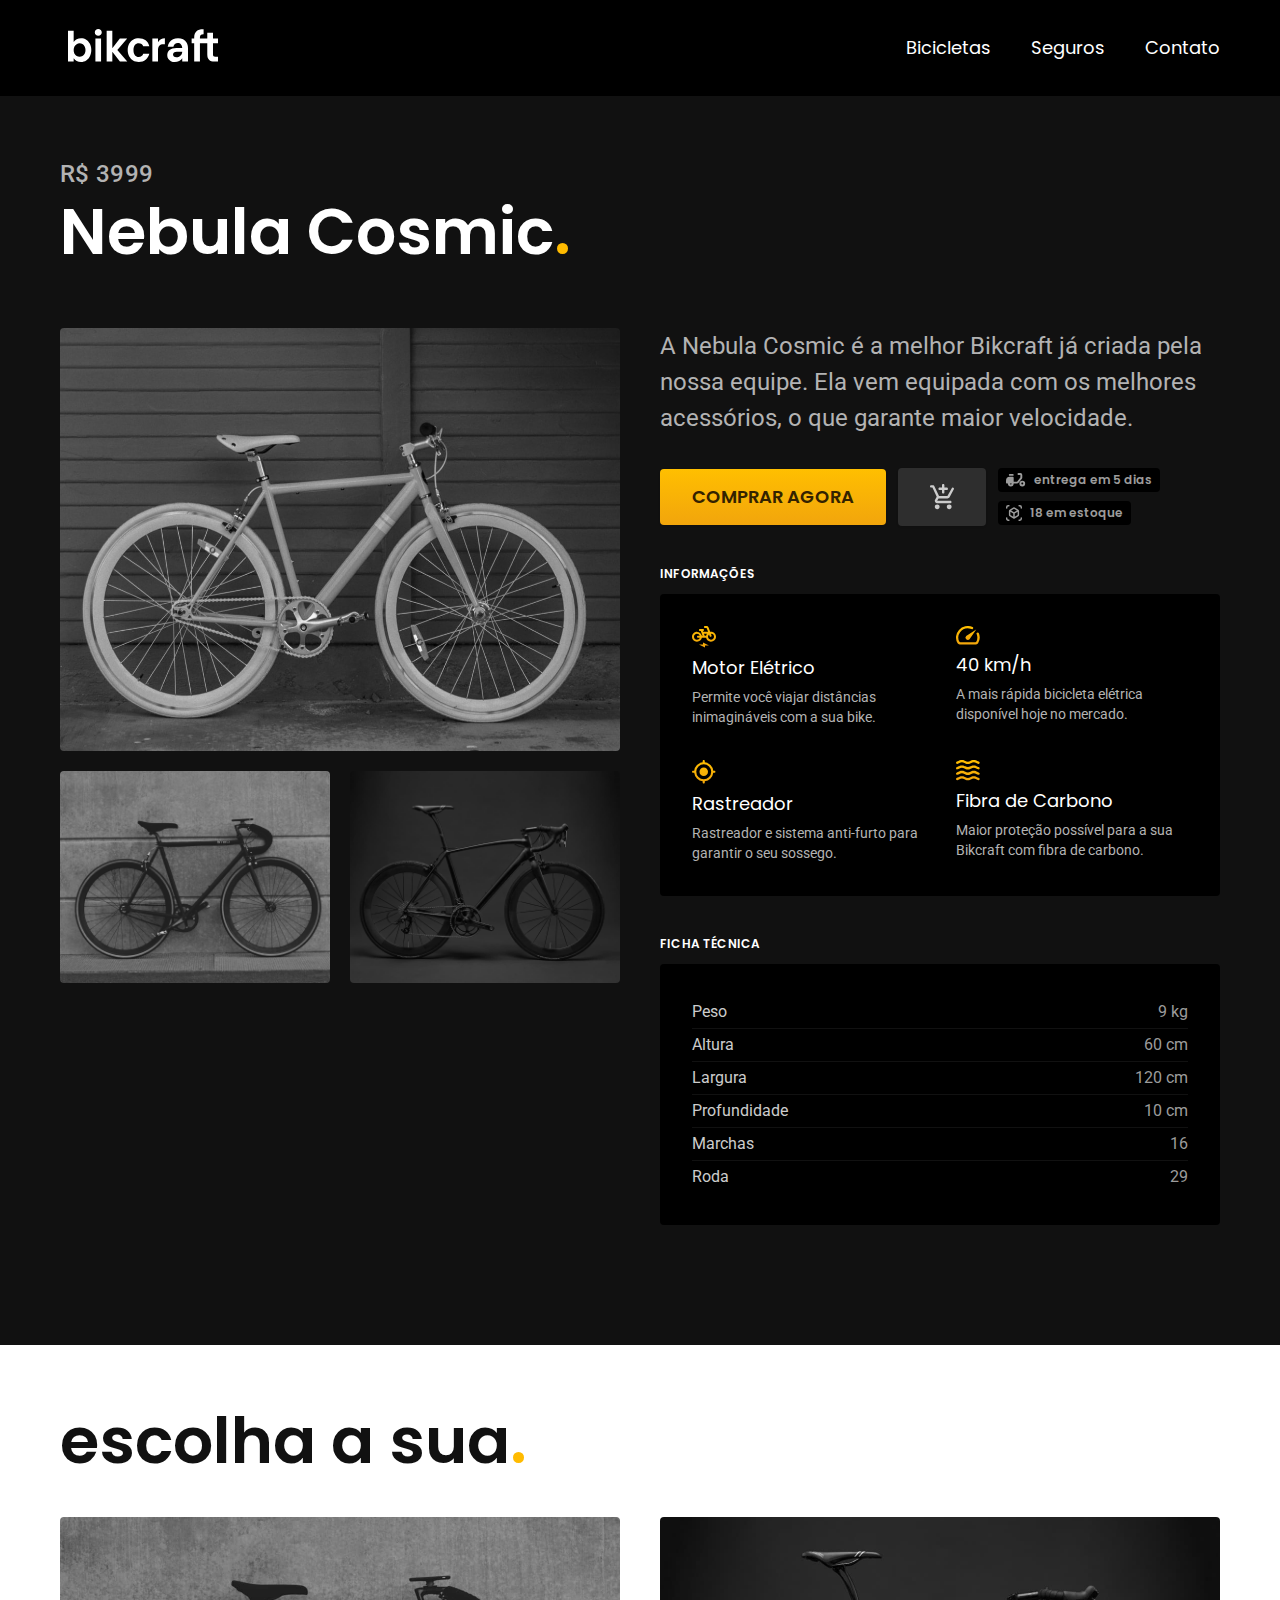
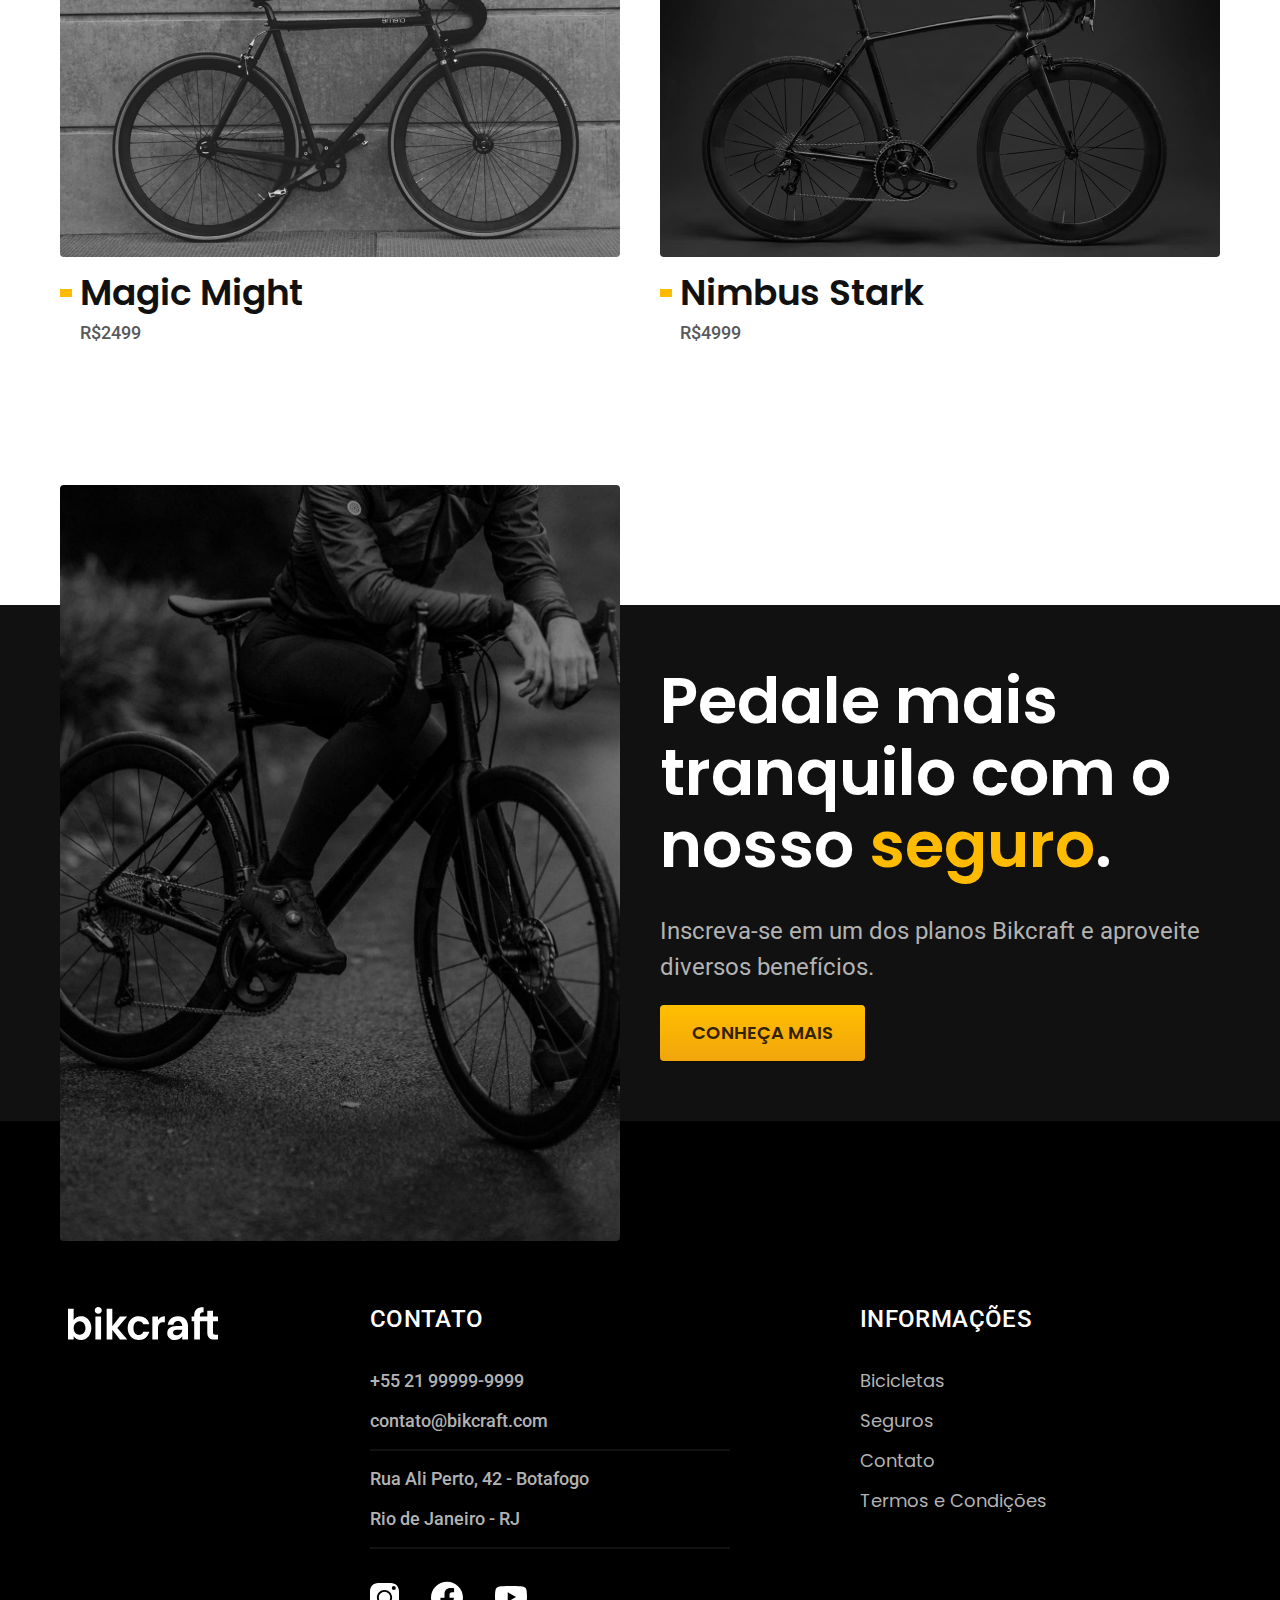
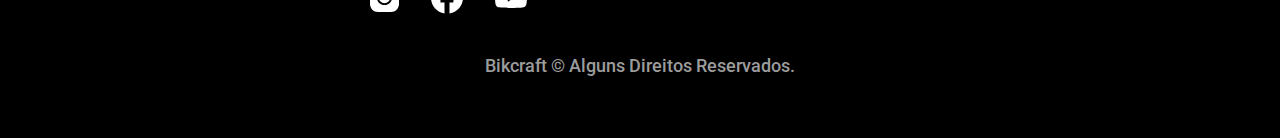
<file: bicicletas/nebula.html>
<!DOCTYPE html>
<html lang="pt-br">

<head>
  <meta charset="UTF-8">
  <meta name="viewport" content="width=device-width, initial-scale=1.0">
  <title>Nebula Cosmic | Bikcraft</title>
  <meta name="description" content="Nebula Cosmic">

  <link rel="icon" href="../favicon.svg" type="image/svg+xml">
  <link rel="stylesheet" href="../css/style.min.css">

  <!--fontes utilizadas no site
  <link rel="preconnect" href="https://fonts.googleapis.com">
  <link rel="preconnect" href="https://fonts.gstatic.com" crossorigin>
  <link href="https://fonts.googleapis.com/css2?family=Poppins:wght@400;600&display=swap" rel="stylesheet">

  <link rel="preconnect" href="https://fonts.googleapis.com">
  <link rel="preconnect" href="https://fonts.gstatic.com" crossorigin>
  <link href="https://fonts.googleapis.com/css2?family=Poppins:wght@400;600&family=Roboto:wght@400;500&display=swap" rel="stylesheet">
  
  <link rel="preconnect" href="https://fonts.googleapis.com">
<link rel="preconnect" href="https://fonts.gstatic.com" crossorigin>
<link href="https://fonts.googleapis.com/css2?family=Merriweather:ital,wght@1,900&display=swap" rel="stylesheet">
-->
  <script>document.documentElement.classList.add('js');</script>

  <!--fontes utilizadas no site-->
  <link rel="preconnect" href="https://fonts.googleapis.com">
  <link rel="preconnect" href="https://fonts.gstatic.com" crossorigin>
  <link href="https://fonts.googleapis.com/css2?family=Poppins:wght@400;600&display=swap" rel="stylesheet">

  <link rel="preconnect" href="https://fonts.googleapis.com">
  <link rel="preconnect" href="https://fonts.gstatic.com" crossorigin>
  <link href="https://fonts.googleapis.com/css2?family=Poppins:wght@400;600&family=Roboto:wght@400;500&display=swap" rel="stylesheet">

  <link rel="preconnect" href="https://fonts.googleapis.com">
  <link rel="preconnect" href="https://fonts.gstatic.com" crossorigin>
  <link href="https://fonts.googleapis.com/css2?family=Merriweather:ital,wght@1,900&display=swap" rel="stylesheet">

</head>

<body id="bicicleta">
  <header class="header-bg">
    <div class="header container">
      <a href="../">
        <img src="/img/bikcraft 1.svg" alt="Bikcraft">
      </a>
      <nav aria-label="primaria">
        <ul class="header-menu font-1-m cor-0">
          <li><a href="../bicicletas.html">Bicicletas</a></li>
          <li><a href="../seguros.html">Seguros</a></li>
          <li><a href="../contato.html">Contato</a></li>
        </ul>
      </nav>
    </div>
  </header>


  <main class="titulo-bg">
    <div>
      <div class="titulo container">
        <p class="font-2-l-b cor-5">R$ 3999</p>
        <h1 class="font-1-xxl cor-0">Nebula Cosmic<span class="cor-p1">.</span></h1>
      </div>
    </div>
    <div class="bicicleta container">
      <div class="bicicleta-imagens">
        <img src="../img/bike specification/nimbus3.jpg" alt="Bicicleta Nebula Cosmic">
        <img src="../img/bike specification/nimbus2.jpg" alt="Bicicleta Magic Might">
        <img src="../img/bike specification/nimbus.jpg" alt="Bicicleta Nimbus Stark">
      </div>

      <div class="bicicleta-conteudo">
        <p class="font-2-l cor-5">A Nebula Cosmic é a melhor Bikcraft já criada pela nossa equipe. Ela vem equipada com os melhores acessórios, o que garante maior velocidade.</p>

        <div class="bicicleta-comprar">

          <a class="btn" href="../orcamento.html?tipo=bikcraft&produto=nebula">COMPRAR AGORA</a>

          <a class="btn cart" href="../orcamento.html?tipo=bikcraft&produto=nebula">
            <img src="../img/icons/cart.svg" alt="">
          </a>


          <span class="font-1-xs cor-6"><img src="../img/icons/delivery.svg" alt="">entrega em 5 dias</span>
          <span class="font-1-xs cor-6"><img src="../img/icons/stock.svg" alt="">18 em estoque</span>

        </div>

        <h2 class="font-1-xs cor-0">Informações</h2>
        <ul class="bicicleta-informacoes">
          <li><img src="../img/icons/bike.svg" alt="">
            <h3 class="font-1-m cor-0">Motor Elétrico</h3>
            <p class="font-2-xs cor-5">Permite você viajar distâncias inimagináveis com a sua bike.</p>
          </li>
          <li><img src="../img/icons/speed.svg" alt="">
            <h3 class="font-1-m cor-0">40 km/h</h3>
            <p class="font-2-xs cor-5">A mais rápida bicicleta elétrica disponível hoje no mercado.</p>
          </li>
          <li><img src="../img/icons/gps.svg" alt="">
            <h3 class="font-1-m cor-0">Rastreador</h3>
            <p class="font-2-xs cor-5">Rastreador e sistema anti-furto para garantir o seu sossego.</p>
          </li>
          <li><img src="../img/icons/frame.svg" alt="">
            <h3 class="font-1-m cor-0">Fibra de Carbono</h3>
            <p class="font-2-xs cor-5">Maior proteção possível para a sua Bikcraft com fibra de carbono.</p>
          </li>
        </ul>
        <h2 class="font-1-xs cor-0">Ficha técnica</h2>
        <ul class="bicicleta-ficha font-2-s cor-4">
          <li>Peso <span>9 kg</span></li>
          <li>Altura <span>60 cm</span></li>
          <li>Largura <span>120 cm</span></li>
          <li>Profundidade <span>10 cm</span></li>
          <li>Marchas <span>16</span></li>
          <li>Roda <span>29</span></li>
        </ul>
      </div>
  </main>

  <article class="bicicletas-lista container">
    <h2 class="font-1-xxl">escolha a sua<span class="cor-p1">.</span></h2>
    <ul>
      <li>
        <a href="./magic.html">
          <img src="../img/bikes/magic.jpg" alt="Bicicleta elétrica Magic">
          <h3 class="font-1-xl">Magic Might</h3>
          <span class="font-2-m cor-8">R$2499</span>
        </a>
      </li>

      <li>
        <a href="./nebula">
          <img src="../img/bikes/nimbus.jpg" alt="Bicicleta elétrica Nimbus">
          <h3 class="font-1-xl">Nimbus Stark</h3>
          <span class="font-2-m cor-8">R$4999</span>
        </a>
      </li>
    </ul>
  </article>

  <article class="seguro-bg">
    <div class="seguro container">
      <div class="seguro-imagem">
        <img src="../img/general pictures/insurance.jpg" alt="Pessoa utilizando uma bicicleta.">
      </div>
      <div class="seguro-conteudo">
        <h2 class="font-1-xxl cor-0">Pedale mais tranquilo com o nosso <span class="cor-p1">seguro</span>.</h2>
        <p class="font-2-l cor-5">Inscreva-se em um dos planos Bikcraft e aproveite diversos benefícios.</p>
        <a class="btn" href="../seguros.html">Conheça mais</a>
      </div>
    </div>
  </article>

  <footer class="footer-bg">
    <div class="footer container">
      <a href="../">
        <img src="../img/bikcraft 1.svg" alt="Bikcraft">
      </a>
      <div class="footer-contato">
        <h3 class="font-2-l-b cor-0">Contato</h3>
        <ul class="font-2-m cor-5">
          <!--colocando tel e mailto e clicando em cima, no celular é direcionado-->
          <li><a href="tel:+5521999999999">+55 21 99999-9999</a></li>
          <li><a href="mailto:contato@bikcraft.com">contato@bikcraft.com</a></li>
          <li>Rua Ali Perto, 42 - Botafogo</li>
          <li>Rio de Janeiro - RJ</li>
        </ul>
        <div class="footer-redes">
          <a href="../">
            <img src="../img/social medias/ig-footer.svg" alt="Instagram Bikcraft">
          </a>
          <a href="../">
            <img src="../img/social medias/fb-footer.svg" alt="Facebook Bikcraft">
          </a>
          <a href="../">
            <img src="../img/social medias/yt-footer.svg" alt="Youtube Bikcraft">
          </a>
        </div>
      </div>
      <div class="footer-informacoes">
        <h3 class="font-2-l-b cor-0">Informações</h3>
        <nav>
          <ul class="font-1-m cor-5">
            <li><a href="../bicicletas.html">Bicicletas</a></li>
            <li><a href="../seguros.html">Seguros</a></li>
            <li><a href="../contato.html">Contato</a></li>
            <li><a href="../termos.html">Termos e Condições</a></li>
          </ul>
        </nav>
      </div>
      <p class="footer-copy font-2-m cor-6">Bikcraft © Alguns Direitos Reservados.</p>
    </div>
  </footer>

  <script src="../js/script.js"></script>
</body>

</html>
</file>
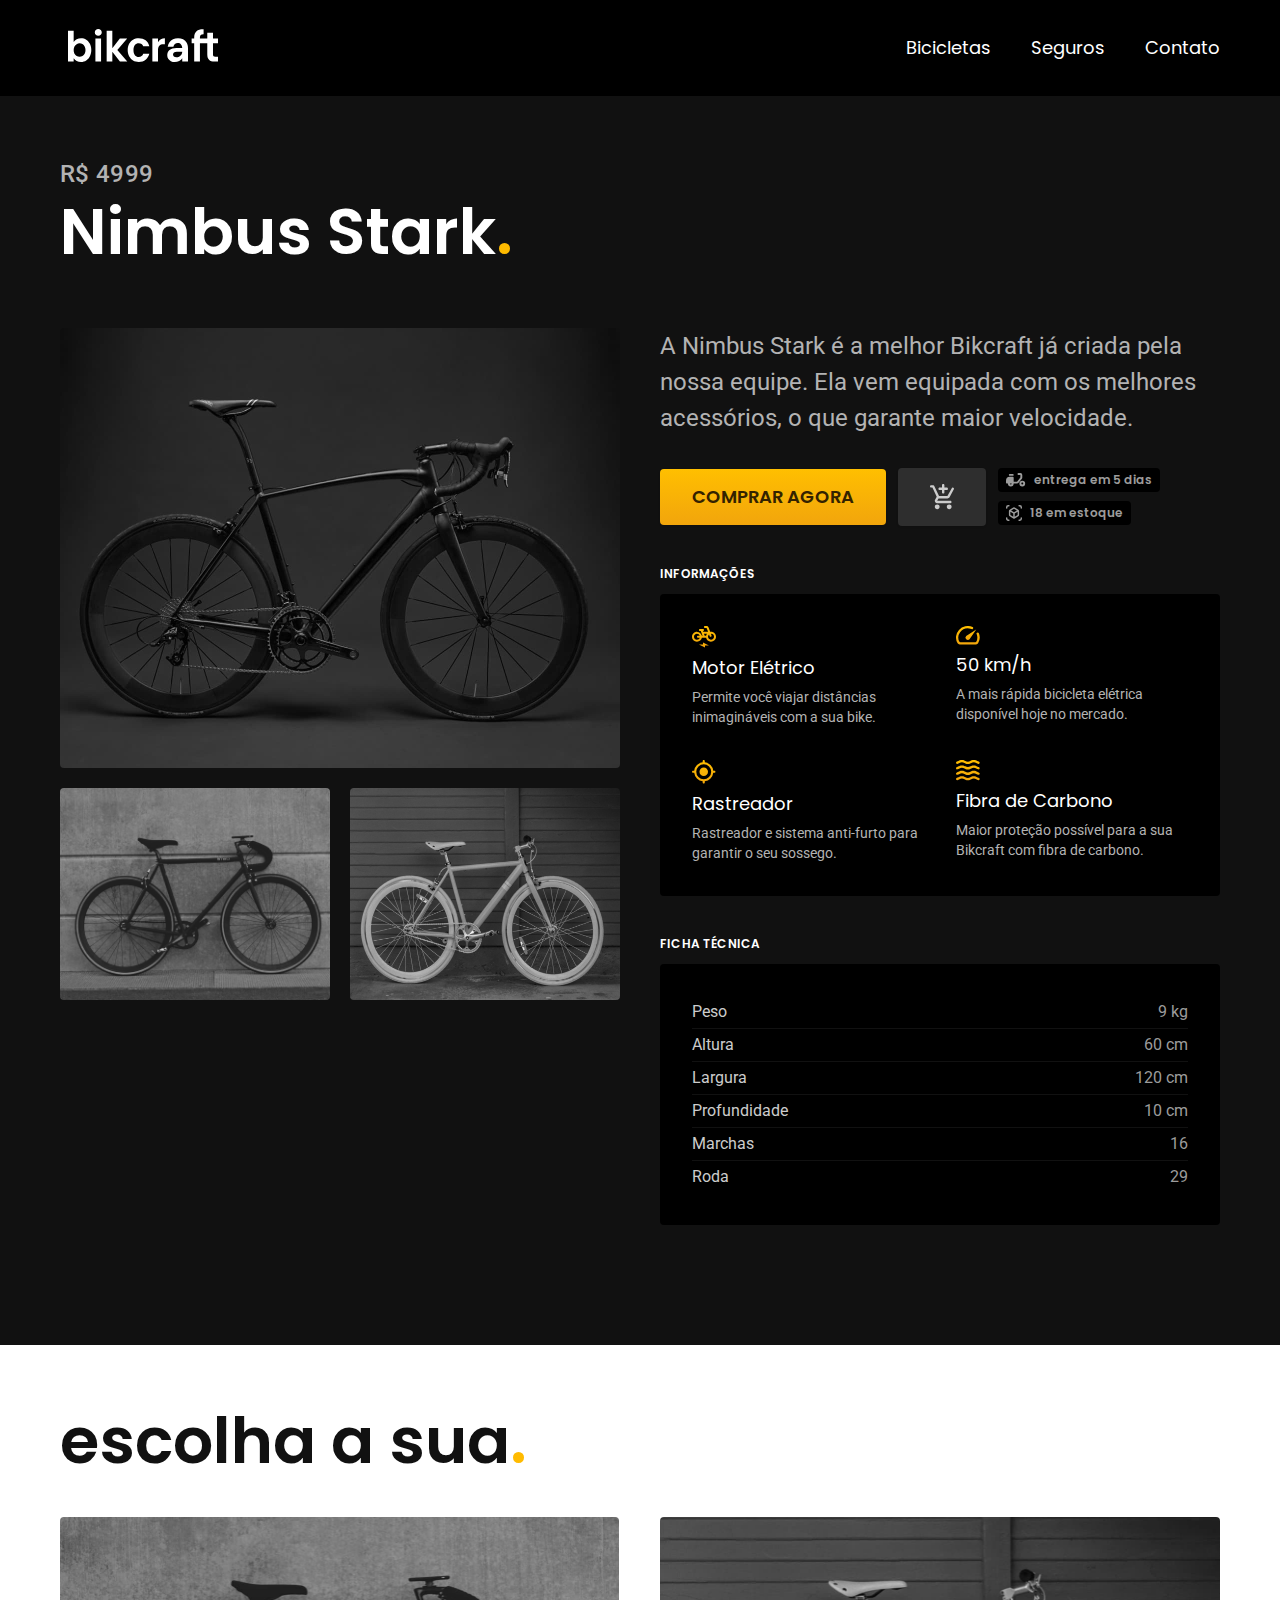
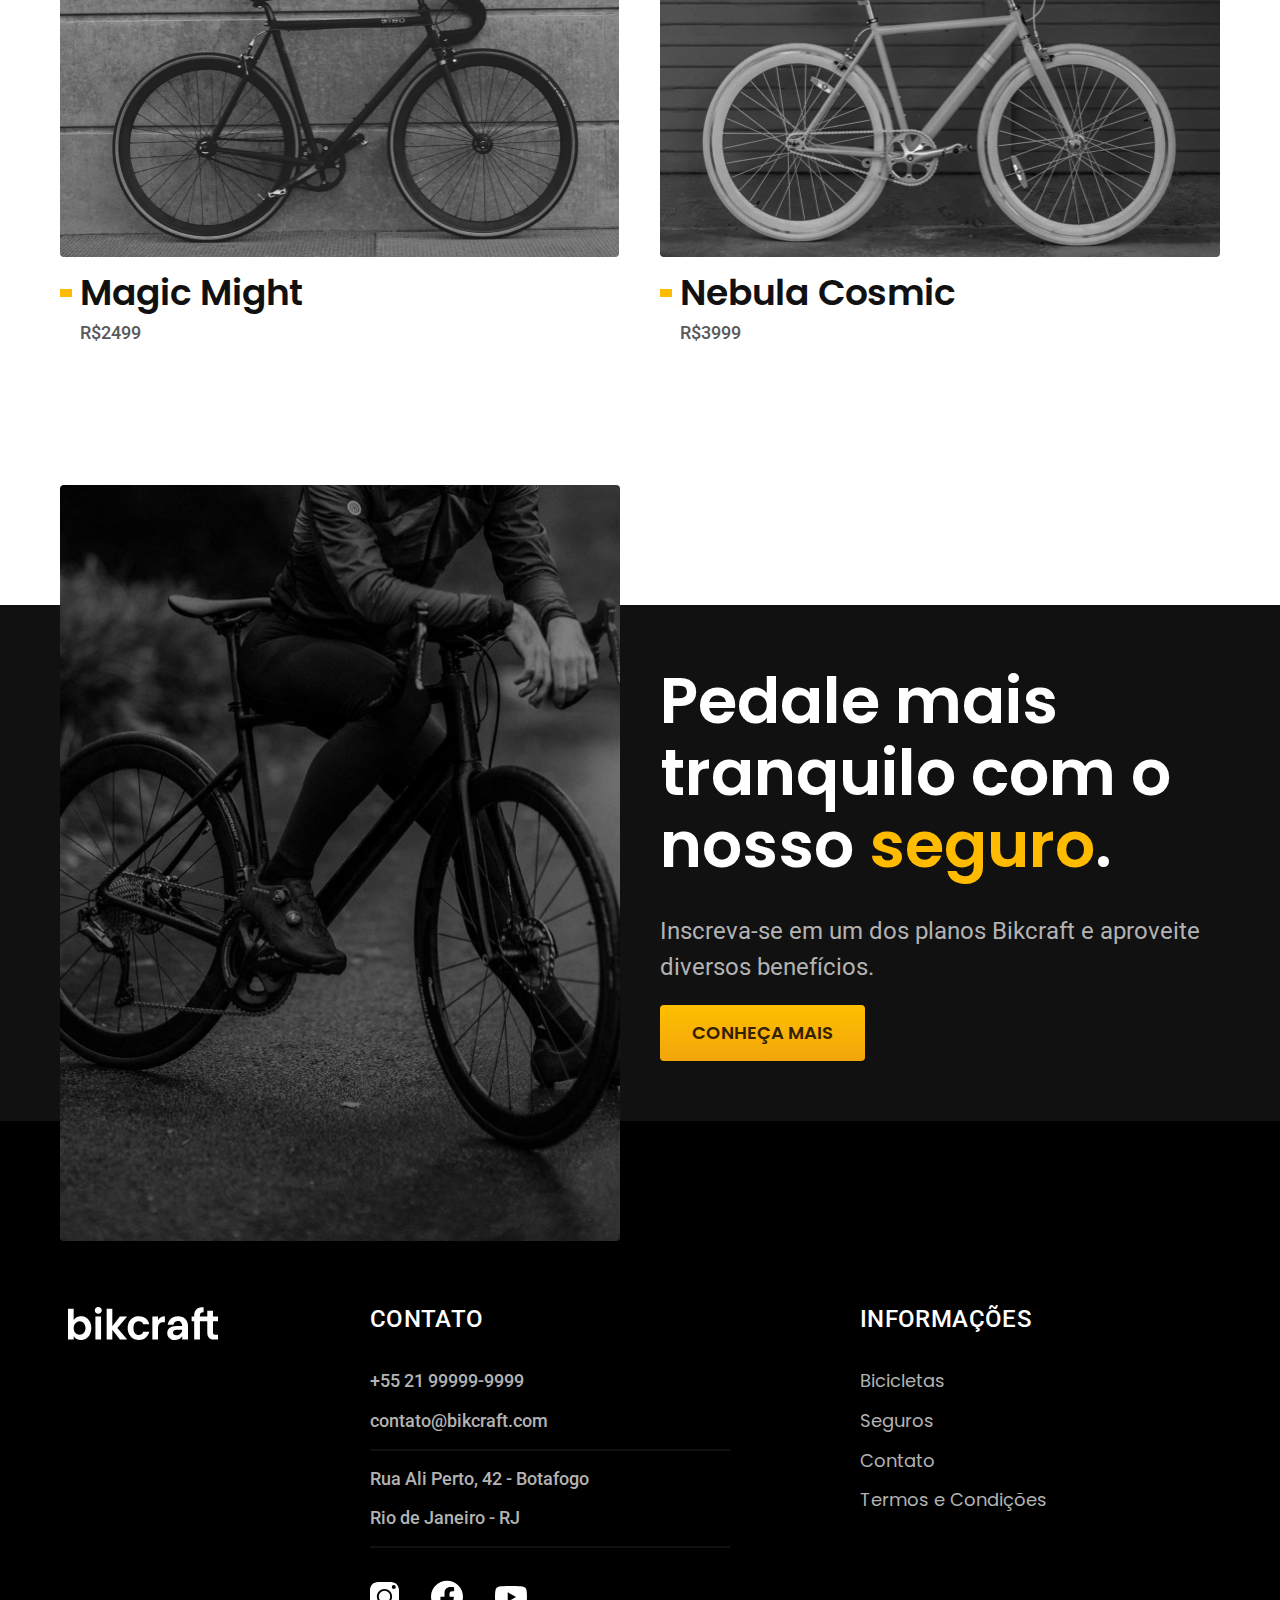
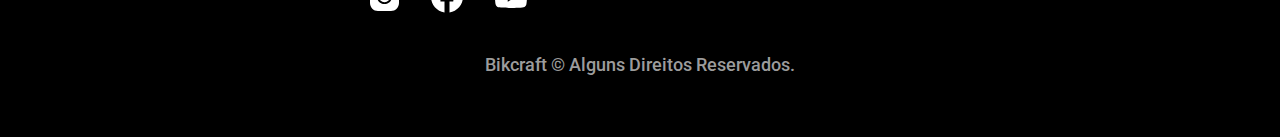
<file: bicicletas/nimbus.html>
<!DOCTYPE html>
<html lang="pt-br">

<head>
  <meta charset="UTF-8">
  <meta name="viewport" content="width=device-width, initial-scale=1.0">
  <title>Nimbus Stark | Bikcraft</title>
  <meta name="description" content="Nimbus Stark.">

  <link rel="icon" href="../favicon.svg" type="image/svg+xml">
  <link rel="stylesheet" href="../css/style.min.css">

  <!--fontes utilizadas no site
  <link rel="preconnect" href="https://fonts.googleapis.com">
  <link rel="preconnect" href="https://fonts.gstatic.com" crossorigin>
  <link href="https://fonts.googleapis.com/css2?family=Poppins:wght@400;600&display=swap" rel="stylesheet">

  <link rel="preconnect" href="https://fonts.googleapis.com">
  <link rel="preconnect" href="https://fonts.gstatic.com" crossorigin>
  <link href="https://fonts.googleapis.com/css2?family=Poppins:wght@400;600&family=Roboto:wght@400;500&display=swap" rel="stylesheet">
  
  <link rel="preconnect" href="https://fonts.googleapis.com">
<link rel="preconnect" href="https://fonts.gstatic.com" crossorigin>
<link href="https://fonts.googleapis.com/css2?family=Merriweather:ital,wght@1,900&display=swap" rel="stylesheet">
-->
  <script>document.documentElement.classList.add('js');</script>

  <!--fontes utilizadas no site-->
  <link rel="preconnect" href="https://fonts.googleapis.com">
  <link rel="preconnect" href="https://fonts.gstatic.com" crossorigin>
  <link href="https://fonts.googleapis.com/css2?family=Poppins:wght@400;600&display=swap" rel="stylesheet">

  <link rel="preconnect" href="https://fonts.googleapis.com">
  <link rel="preconnect" href="https://fonts.gstatic.com" crossorigin>
  <link href="https://fonts.googleapis.com/css2?family=Poppins:wght@400;600&family=Roboto:wght@400;500&display=swap" rel="stylesheet">

  <link rel="preconnect" href="https://fonts.googleapis.com">
  <link rel="preconnect" href="https://fonts.gstatic.com" crossorigin>
  <link href="https://fonts.googleapis.com/css2?family=Merriweather:ital,wght@1,900&display=swap" rel="stylesheet">

</head>

<body id="bicicleta">
  <header class="header-bg">
    <div class="header container">
      <a href="../">
        <img src="/img/bikcraft 1.svg" alt="Bikcraft">
      </a>
      <nav aria-label="primaria">
        <ul class="header-menu font-1-m cor-0">
          <li><a href="../bicicletas.html">Bicicletas</a></li>
          <li><a href="../seguros.html">Seguros</a></li>
          <li><a href="../contato.html">Contato</a></li>
        </ul>
      </nav>
    </div>
  </header>


  <main class="titulo-bg">
    <div>
      <div class="titulo container">
        <p class="font-2-l-b cor-5">R$ 4999</p>
        <h1 class="font-1-xxl cor-0">Nimbus Stark<span class="cor-p1">.</span></h1>
      </div>
    </div>
    <div class="bicicleta container">
      <div class="bicicleta-imagens">
        <img src="../img/bike specification/nimbus.jpg" alt="Bicicleta Nimbus Stark">
        <img src="../img/bike specification/nimbus2.jpg" alt="Bicicleta Magic Might">
        <img src="../img/bike specification/nimbus3.jpg" alt="Bicicleta Nebula Cosmic">
      </div>

      <div class="bicicleta-conteudo">
        <p class="font-2-l cor-5">A Nimbus Stark é a melhor Bikcraft já criada pela nossa equipe. Ela vem equipada com os melhores acessórios, o que garante maior velocidade.</p>

        <div class="bicicleta-comprar">

          <a class="btn" href="../orcamento.html?tipo=bikcraft&produto=nimbus">COMPRAR AGORA</a>

          <a class="btn cart" href="../orcamento.html?tipo=bikcraft&produto=nimbus">
            <img src="../img/icons/cart.svg" alt="">
          </a>


          <span class="font-1-xs cor-6"><img src="../img/icons/delivery.svg" alt="">entrega em 5 dias</span>
          <span class="font-1-xs cor-6"><img src="../img/icons/stock.svg" alt="">18 em estoque</span>

        </div>

        <h2 class="font-1-xs cor-0">Informações</h2>
        <ul class="bicicleta-informacoes">
          <li><img src="../img/icons/bike.svg" alt="">
            <h3 class="font-1-m cor-0">Motor Elétrico</h3>
            <p class="font-2-xs cor-5">Permite você viajar distâncias inimagináveis com a sua bike.</p>
          </li>
          <li><img src="../img/icons/speed.svg" alt="">
            <h3 class="font-1-m cor-0">50 km/h</h3>
            <p class="font-2-xs cor-5">A mais rápida bicicleta elétrica disponível hoje no mercado.</p>
          </li>
          <li><img src="../img/icons/gps.svg" alt="">
            <h3 class="font-1-m cor-0">Rastreador</h3>
            <p class="font-2-xs cor-5">Rastreador e sistema anti-furto para garantir o seu sossego.</p>
          </li>
          <li><img src="../img/icons/frame.svg" alt="">
            <h3 class="font-1-m cor-0">Fibra de Carbono</h3>
            <p class="font-2-xs cor-5">Maior proteção possível para a sua Bikcraft com fibra de carbono.</p>
          </li>
        </ul>
        <h2 class="font-1-xs cor-0">Ficha técnica</h2>
        <ul class="bicicleta-ficha font-2-s cor-4">
          <li>Peso <span>9 kg</span></li>
          <li>Altura <span>60 cm</span></li>
          <li>Largura <span>120 cm</span></li>
          <li>Profundidade <span>10 cm</span></li>
          <li>Marchas <span>16</span></li>
          <li>Roda <span>29</span></li>
        </ul>
      </div>
  </main>

  <article class="bicicletas-lista container">
    <h2 class="font-1-xxl">escolha a sua<span class="cor-p1">.</span></h2>
    <ul>
      <li>
        <a href="./magic.html">
          <img src="../img/bikes/magic.jpg" alt="Bicicleta elétrica Magic">
          <h3 class="font-1-xl">Magic Might</h3>
          <span class="font-2-m cor-8">R$2499</span>
        </a>
      </li>

      <li>
        <a href="./nebula.html">
          <img src="../img/bikes/nebula.jpg" alt="Bicicleta elétrica Nebula">
          <h3 class="font-1-xl">Nebula Cosmic</h3>
          <span class="font-2-m cor-8">R$3999</span>
        </a>
      </li>
    </ul>
  </article>

  <article class="seguro-bg">
    <div class="seguro container">
      <div class="seguro-imagem">
        <img src="../img/general pictures/insurance.jpg" alt="Pessoa utilizando uma bicicleta.">
      </div>
      <div class="seguro-conteudo">
        <h2 class="font-1-xxl cor-0">Pedale mais tranquilo com o nosso <span class="cor-p1">seguro</span>.</h2>
        <p class="font-2-l cor-5">Inscreva-se em um dos planos Bikcraft e aproveite diversos benefícios.</p>
        <a class="btn" href="../seguros.html">Conheça mais</a>
      </div>
    </div>
  </article>

  <footer class="footer-bg">
    <div class="footer container">
      <a href="../">
        <img src="../img/bikcraft 1.svg" alt="Bikcraft">
      </a>
      <div class="footer-contato">
        <h3 class="font-2-l-b cor-0">Contato</h3>
        <ul class="font-2-m cor-5">
          <!--colocando tel e mailto e clicando em cima, no celular é direcionado-->
          <li><a href="tel:+5521999999999">+55 21 99999-9999</a></li>
          <li><a href="mailto:contato@bikcraft.com">contato@bikcraft.com</a></li>
          <li>Rua Ali Perto, 42 - Botafogo</li>
          <li>Rio de Janeiro - RJ</li>
        </ul>
        <div class="footer-redes">
          <a href="../">
            <img src="../img/social medias/ig-footer.svg" alt="Instagram Bikcraft">
          </a>
          <a href="../">
            <img src="../img/social medias/fb-footer.svg" alt="Facebook Bikcraft">
          </a>
          <a href="../">
            <img src="../img/social medias/yt-footer.svg" alt="Youtube Bikcraft">
          </a>
        </div>
      </div>
      <div class="footer-informacoes">
        <h3 class="font-2-l-b cor-0">Informações</h3>
        <nav>
          <ul class="font-1-m cor-5">
            <li><a href="../bicicletas.html">Bicicletas</a></li>
            <li><a href="../seguros.html">Seguros</a></li>
            <li><a href="../contato.html">Contato</a></li>
            <li><a href="../termos.html">Termos e Condições</a></li>
          </ul>
        </nav>
      </div>
      <p class="footer-copy font-2-m cor-6">Bikcraft © Alguns Direitos Reservados.</p>
    </div>
  </footer>

  <script src="../js/script.js"></script>
</body>

</html>
</file>
<file: css/style.min.css>
body{margin:0;font-family:Arial,Helvetica,sans-serif;color:#111}blockquote,dd,h1,h2,h3,h4,p,ul{margin:0}ul{padding:0;list-style:none}a{text-decoration:none;color:inherit}img{max-width:100%;display:block;height:auto}img [src$=".jpg"]{border-radius:4px;display:f}.font-1-xxl{font:600 4rem/1.125 Poppins,sans-serif}.font-1-xl{font:600 2.25rem/1.11 Poppins,sans-serif}.font-2-xl{font:500 2rem/1.25 Roboto,sans-serif}.font-1-l{font:400 1.5rem/1.5 Poppins,sans-serif}.font-2-l{font:400 1.5rem/1.5 Roboto,sans-serif}.font-2-l-b{font:500 1.5rem/1.5 Roboto,sans-serif;letter-spacing:.015em;text-transform:uppercase}.font-1-m{font:400 1.125rem/1.33 Poppins,sans-serif}.font-1-m-b{font:400 1.125rem/1.33 Poppins,sans-serif}.font-2-m{font:500 1.125rem/1.33 Roboto,sans-serif}.font-1-s{font:400 1rem/1.5 Poppins,sans-serif}.font-2-s{font:400 1rem/1.5 Roboto,sans-serif}.font-2-xs{font:400 0.875rem/1.4285 Roboto,sans-serif}.font-1-xs{font:600 0.75rem/1.33 Poppins,sans-serif}@media (max-width:1200px){.font-1-xxl{font-size:3rem}.font-2-l,.font-2-l-b{font-size:1.125rem}}@media (max-width:800px){.font-1-xxl{font-size:2rem}.font-1-xl,.font-2-xl{font-size:1.5rem}}:root{--cor-0:#fff;--cor-1:#f7f7f7;--cor-2:#ededed;--cor-3:#dedede;--cor-4:#ccc;--cor-5:#b3b3b3;--cor-6:#9c9c9c;--cor-7:#707070;--cor-8:#595959;--cor-9:#404040;--cor-10:#2e2e2e;--cor-11:#111;--cor-12:#000;--cor-p1:#fb0;--cor-p2:#e4a30b;--cor-p3:#a66f00;--cor-p4:#640;--cor-p5:#320}.cor-0{color:var(--cor-0)}.cor-1{color:var(--cor-1)}.cor-2{color:var(--cor-2)}.cor-3{color:var(--cor-3)}.cor-4{color:var(--cor-4)}.cor-5{color:var(--cor-5)}.cor-6{color:var(--cor-6)}.cor-7{color:var(--cor-7)}.cor-8{color:var(--cor-8)}.cor-9{color:var(--cor-9)}.cor-10{color:var(--cor-10)}.cor-11{color:var(--cor-11)}.cor-12{color:var(--cor-12)}.cor-p1{color:var(--cor-p1)}.cor-p2{color:var(--cor-p2)}.cor-p3{color:var(--cor-p3)}.cor-p4{color:var(--cor-p4)}.cor-p5{color:var(--cor-p5)}.js .fadeInDown{transform:translate3d(0,-20px,0)}.js .fadeInUp{transform:translate3d(0,20px,0)}.js .fadeInRight{transform:translate3d(20px,0,0)}.js .fadeInLeft{transform:translate3d(-20px,0,0)}.js [data-anime]{opacity:0}.js .anime{opacity:1;transform:none;transition:transform .8s,opacity .8s}.header-bg{background-color:var(--cor-12)}.header{display:flex;flex-wrap:wrap;gap:20px;justify-content:space-between;align-items:center;padding-top:20px;padding-bottom:20px}.header-menu{display:flex;flex-wrap:wrap;gap:40px}.header-menu a{display:inline-block;padding:16px 0;font-size:18px;position:relative}.header-menu a:after{content:"";display:block;height:2px;width:0;background:var(--cor-0);margin-top:4px;transition:.3s;position:absolute}.header-menu a.ativo::after,.header-menu a:hover:after{width:100%}@media (max-width:800px){.header{gap:20px}.header-menu a{background-color:var(--cor-11);padding:12px 16px;border-radius:4px}.header-menu a:hover{background:var(--cor-10)}.header-menu a:after{display:none}}@media (max-width:600px){.header-menu{gap:12px}.header-menu a{padding:8px 12px;font-size:14px}}.footer-bg{background-color:var(--cor-12)}.footer{display:grid;grid-template-columns:3fr 5fr 4fr;gap:40px;padding-top:60px;padding-bottom:60px}.footer h3{margin-bottom:32px}.footer-contato ul{margin-bottom:32px}.footer-contato li:nth-child(2n):after{content:"";display:block;max-width:360px;height:2px;background-color:var(--cor-11);margin-top:16px}.footer li{margin-bottom:16px}.footer-redes{display:flex;gap:32px;align-items:center}.footer a:hover{color:var(--cor-0)}.footer-copy{grid-column:1/-1;margin-top:40px;margin:0 auto;text-align:center}@media (max-width:800px){.footer>img{display:none}.footer{grid-template-columns:1fr}.footer-copy{margin:0 0;text-align:left}}@media (max-width:600px){.footer{grid-template-columns:1fr;gap:60px}.footer-copy{margin:0 0;text-align:left}}.container{box-sizing:border-box;max-width:1200px;padding-left:20px;padding-right:20px;margin-left:auto;margin-right:auto}.btn{display:inline-block;padding:16px 32px;background:linear-gradient(180deg,#ffbf00 0,#f2a50c 100%);box-shadow:0 1px 2px rgba(0,0,0,.1);border-radius:4px;color:var(--cor-p5);text-transform:uppercase;font:600 1.125rem/1.33 Poppins,sans-serif;max-width:max-content;border:none;cursor:pointer}.btn:hover{background:linear-gradient(180deg,#ffb60d 0,#e59317 100%)}.btn.secundario{background:var(--cor-10);color:var(--cor-2)}.btn.secundario:hover{background:var(--cor-9)}.btn.seta{display:flex;align-items:center}.btn.seta::after{content:"";display:inline-block;width:18px;height:10px;margin-left:12px;background:url(../img/icons/arrow.svg);transition:transform .2s}.btn.seta:hover::after{transform:translateX(4px)}.btn.cart{background:var(--cor-10)}.btn.cart:hover{background:var(--cor-9)}@media (max-width:800px){.btn{padding:12px 16px;font-size:1rem}}.link{display:inline-block;color:var(--cor-p1);font:400 1.5rem/1.5 Poppins,sans-serif;text-transform:uppercase}.link::after{content:"";display:block;width:100%;height:4px;background-color:currentColor}.link:hover{color:var(--cor-0)}@media (max-width:1200px){.link{font:400 1.25rem/1.5 Poppins,sans-serif}}.titulo-bg{padding-top:60px;padding-bottom:60px;background-color:var(--cor-11)}.titulo p{margin-bottom:4px}@media (max-width:800px){.titulo-bg{padding-top:40px;padding-bottom:40px}.titulo p{font-size:1rem;text-transform:lowercase;font-weight:400}}.form{display:grid;grid-template-columns:1fr 1fr;gap:20px}.form label{display:block;font:400 1rem/1.5 Poppins,sans-serif;margin-bottom:4px}.form .col-2{grid-column:span 2}.form input[type=email],.form input[type=text],.form textarea{font:400 0.95rem/1.5 Roboto,sans-serif;background-color:var(--cor-1);border:1px solid var(--cor2);border-radius:2px;padding:12px;width:100%;box-sizing:border-box}.form input[type=email]:focus,.form input[type=text]:focus,.form textarea:focus{outline:0;border-color:var(--cor-p1);box-shadow:0 0 0 2px var(--cor-p1);background-color:var(--cor-0)}@media (max-width:600px){.form{grid-template-columns:1fr}.form .col-2{grid-column:1}}.introducao-bg{background-color:var(--cor-12);box-shadow:inset 0 -120px #fff}.introducao{display:grid;grid-template-columns:1fr 1fr;gap:0 40px}.introducao a,.introducao p{grid-column:1}.introducao-conteudo{align-self:end;padding-bottom:200px}.introducao img{height:100%;width:100%;object-fit:cover;border-radius:4px}.introducao h1{margin-bottom:32px}.introducao p{margin-bottom:24px}@media (max-width:800px){.introducao-bg{background:#111;padding-top:40px;box-shadow:inset 0 -60px #fff}.introducao{grid-template-columns:1fr;gap:32px}.introducao-conteudo{padding-bottom:0}.introducao h1{margin-bottom:16px}.introducao img{height:300px;width:100%}}.tecnologia-bg{background-color:var(--cor-11);overflow-x:hidden}.tecnologia{display:grid;grid-template-columns:1fr 1fr;overflow:visible;position:relative;gap:40px}.tecnologia-imagem img{position:absolute;height:100%;width:100%;object-fit:cover;object-position:left}.tecnologia-conteudo{padding-top:80px;padding-bottom:80px}.tecnologia-conteudo>span{display:block;margin-bottom:20px}.tecnologia-conteudo h2{margin-bottom:32px}.tecnologia-conteudo>p{margin-bottom:20px}.link{margin-bottom:80px}.tecnologia-vantagens{display:flex;gap:40px}.tecnologia-vantagens h3{margin-bottom:8px;width:max-content}.tecnologia-vantagens img{width:24px;margin-bottom:8px}@media (max-width:800px){.tecnologia{grid-template-columns:1fr}.tecnologia-conteudo{padding-top:60px;padding-bottom:60px}.tecnologia-imagem{display:none}.tecnologia a{margin-bottom:60px}}@media (max-width:600px){.tecnologia-vantagens{flex-direction:column}}.parceiros{padding-top:60px;padding-bottom:120px}.parceiros h2{padding-bottom:60px}.parceiros ul{padding:0 20px;max-width:1400px;display:grid;grid-template-columns:repeat(4,1fr);margin:0 auto}.parceiros li{display:flex;padding:32px;border-left:2px solid var(--cor-2)}.parceiros img{margin:auto}.parceiros li:first-child,.parceiros li:nth-child(5){border-left:none}.parceiros li:nth-child(n+5){border-top:2px solid var(--cor-2)}@media (max-width:800px){.parceiros{padding-bottom:60px}.parceiros h2{padding-bottom:20px}.parceiros ul{grid-template-columns:repeat(2,1fr)}.parceiros li:nth-child(n+3){border-top:2px solid var(--cor-2)}.parceiros li:nth-child(odd){border-left:none}.parceiros img{height:70%}.parceiros li{display:flex;padding:20px}}.depoimento{display:grid;grid-template-columns:1fr 1fr;background-color:var(--cor-p1);overflow:hidden}.depoimento img{width:100%;height:100%;object-fit:cover}.depoimento-conteudo{padding:40px 40px 80px 80px;align-self:end}.depoimento-conteudo p{max-width:32ch;font-family:Merriweather,serif;font-style:italic;font-weight:900;line-height:1.25;margin-bottom:32px;position:relative}.depoimento p::after,.depoimento p::before{font-size:3rem;color:var(--cor-p2);position:absolute}.depoimento p::before{content:"“";left:-30px;top:-20px}.depoimento p::after{content:"”"}@media (min-width:1200px){.depoimento img{max-height:520px}}@media (max-width:800px){.depoimento{grid-template-columns:1fr;text-align:center}.depoimento img{max-height:200px}.depoimento-conteudo{padding:40px 20px;justify-self:center}}.bicicletas-lista{padding-top:60px;padding-bottom:120px}.bicicletas-lista h2{margin-bottom:40px}.bicicletas-lista ul{display:flex;gap:40px;padding:0 20px 20px 20px;max-width:1400px;margin-left:auto;margin-right:auto;overflow-x:auto}#bicicleta .bicicletas-lista ul{padding:0 0 20px 0}.bicicletas-lista li{min-width:280px}.bicicletas-lista a{display:block}.bicicletas-lista img{margin-bottom:16px}.bicicletas-lista h3{margin-bottom:8px;display:flex;align-items:center}.bicicletas-lista h3::before{content:"";display:inline-block;height:8px;width:12px;background-color:var(--cor-p1);margin-right:8px;transition:.2s}.bicicletas-lista a:hover h3::before{width:24px}.bicicletas-lista li span{padding-left:20px}@media (max-width:800px){.bicicletas-lista{padding-bottom:60px}.bicicletas-lista ul{gap:20px}}.bicicletas-lista a img{transition:filter .2s}.bicicletas-lista a img:hover{filter:sepia(1) saturate(2) hue-rotate(20deg)}.bicicletas-bg{background:linear-gradient(to right,var(--cor-0) 30%,var(--cor-11) 0)}.bicicletas{display:grid;grid-template-columns:1fr 1fr;gap:40px;padding-top:60px;padding-bottom:60px}.bicicletas-imagem{display:grid}.bicicletas-imagem img{border-radius:4px;grid-area:1/1}.bicicletas-imagem span{grid-area:1/1;place-self:start end;margin-top:20px;background:var(--cor-12);display:inline-block;padding:8px 16px 8px 8px;border-radius:4px 0 0 4px}.bicicletas-conteudo{display:grid;grid-template-columns:1fr auto}.bicicletas-conteudo h2,.bicicletas-conteudo p{grid-column:1/-1}.bicicletas-conteudo h2{margin-bottom:20px}.bicicletas-conteudo h2::before{content:"";display:block;width:12px;height:8px;background-color:var(--cor-p1);margin-bottom:8px}.bicicletas-conteudo p{margin-bottom:32px}.bicicletas-conteudo a{place-self:end}.bicicletas-conteudo li{display:flex;align-items:center}.bicicletas-conteudo ul{display:grid;gap:16px}.bicicletas-conteudo img{width:24px;margin-right:8px}@media (max-width:800px){.bicicletas-bg{background:var(--cor-11)}.bicicletas{grid-template-columns:1fr;gap:20px;padding-top:40px;padding-bottom:40px}}@media (max-width:600px){.bicicletas-conteudo{grid-column:1fr}.bicicletas-conteudo ul{font-size:1rem;grid-template-columns:1fr 1fr;margin-bottom:32px}.bicicletas-conteudo a{place-self:start}}.bicicleta{display:grid;grid-template-columns:1fr 1fr;align-items:start;gap:40px;padding-top:60px;padding-bottom:60px}#bicicleta .titulo p{text-transform:uppercase}.bicicleta-imagens{display:flex;flex-wrap:wrap;gap:20px}.bicicleta-imagens img{flex:1;min-width:200px;border-radius:4px}.bicicleta-imagens img:first-child{min-width:100%}.bicicleta-conteudo>p{margin-bottom:32px}.bicicleta-comprar{display:grid;grid-template-columns:max-content max-content auto;align-items:center;justify-items:start;gap:8px 12px;margin-bottom:40px}.bicicleta-comprar a{grid-row:span 2}.bicicleta-comprar span{display:flex;align-items:center;background-color:var(--cor-12);gap:8px;padding:4px 8px;border-radius:4px}.bicicleta-conteudo h2{text-transform:uppercase;letter-spacing:.015em;margin-bottom:12px}.bicicleta-ficha,.bicicleta-informacoes{padding:32px;background-color:var(--cor-12);border-radius:4px}.bicicleta-informacoes{margin-bottom:40px;display:grid;grid-template-columns:1fr 1fr;gap:32px}.bicicleta-informacoes img{width:24px;margin-bottom:8px}.bicicleta-informacoes h3{margin-bottom:8px}.bicicleta-ficha li{padding:4px 0;display:flex;justify-content:space-between;border-bottom:1px solid var(--cor-11)}.bicicleta-ficha li:last-child{border-bottom:none}.bicicleta-ficha span{color:var(--cor-6)}.bicicletas-lista img{border-radius:4px}@media (max-width:800px){.bicicleta{grid-template-columns:1fr;padding-top:40px;padding-bottom:40px}.bicicleta-imagens{grid-row:2}}@media (max-width:450px){.bicicleta-informacoes{grid-template-columns:1fr}.bicicleta-comprar{grid-template-columns:1fr 1fr}}@media (max-width:400px){.bicicleta-comprar{grid-template-columns:1fr}}.seguro-bg{background-color:var(--cor-11);box-shadow:inset 0 120px var(--cor-0),inset 0 -120px var(--cor-12)}.seguro{display:grid;grid-template-columns:1fr 1fr;gap:40px}.seguro-imagem img{width:100%;height:100%;object-fit:cover;border-radius:4px}.seguro-conteudo{padding-top:180px;padding-bottom:180px}.seguro h2{margin-bottom:32px}.seguro p{margin-bottom:20px}@media (max-width:800px){.seguro-bg{box-shadow:inset 0 -60px var(--cor-12)}.seguro{grid-template-columns:1fr}.seguro-imagem{height:200px}.seguro-conteudo{grid-row:1;padding-top:40px;padding-bottom:0}}.seguros-bg{background-color:var(--cor-11)}.seguros{padding-top:60px;padding-bottom:60px;display:grid;grid-template-columns:1fr 1fr;gap:40px;align-items:center}#seguros .seguros{padding-top:0}.seguros h2{grid-column:1/-1}.seguros-item{background-color:var(--cor-12);padding:32px 32px 32px 60px;display:grid;grid-template-columns:1fr auto;border-radius:4px}.seguros-item h3{margin-bottom:40px}.seguros-item span{grid-column:2;display:block;text-align:right}.seguros-item ul{grid-column:1/-1;margin-bottom:32px}.seguros-item li{display:flex;align-items:center;position:relative}.seguros-item li+li{margin-top:20px}.seguros-item li::before{content:"";display:inline-block;width:13px;height:9px;background-image:url(../img/icons/check.svg);position:absolute;left:-21px}.seguros-item a{grid-column:1/-1}@media (max-width:800px){.seguros{grid-template-columns:1fr}}.vantagens-bg{background-color:var(--cor-12)}.vantagens{padding-top:120px;padding-bottom:120px}.vantagens h2{padding-bottom:40px}.vantagens ul{display:grid;grid-template-columns:repeat(auto-fit,minmax(280px,max-content));gap:40px 80px}.vantagens h3,.vantagens img{margin-bottom:8px}.vantagens img{width:30px}.locker img{width:24px}@media (max-width:800px){.vantagens{padding-top:60px;padding-bottom:60px}.vantagens h2{margin-bottom:20px}.vantagens ul{margin-bottom:20px}}.perguntas a:hover{color:var(--cor-11)}.perguntas{padding-top:120px;padding-bottom:120px}.perguntas h2{margin-bottom:60px}.perguntas dl>div{padding:20px;border-radius:4px}.perguntas dl>div:nth-child(odd){background-color:var(--cor-1)}.perguntas button{display:grid;grid-template-columns:auto 1fr auto;align-items:center;gap:8px;cursor:pointer;border:none;background:0 0;width:100%;text-align:left}.perguntas button::before{content:"";display:inline-block;width:12px;height:8px;background-color:var(--cor-p1)}.perguntas button::after{content:"";display:inline-block;width:14px;height:6px;background:url('../img/icons/open/ arrow.svg');transition:.3s}.perguntas button:hover::after,.perguntas button[aria-expanded=true]::after{transform:rotate(180deg)}.js .perguntas dd{display:none}.js .perguntas dd.ativa{display:block}.perguntas dd{padding-left:20px;padding-top:8px;max-width:80ch}@media (max-width:800px){.perguntas{padding-top:60px;padding-bottom:60px}.perguntas h2{margin-bottom:40px}}#contato{background:linear-gradient(var(--cor-11) 600px,var(--cor-1) 0)}.contato{display:grid;grid-template-columns:5fr 7fr}.contato-dados,.contato-formulario{padding:60px;box-shadow:0 1px 2px rgba(0,0,0,.1)}.contato-dados{border-radius:5px 0 0 5px;background-color:var(--cor-12)}.contato-formulario{border-radius:0 5px 5px 0;background-color:var(--cor-0)}.area-mensagem{resize:none}.contato-dados h2{margin-bottom:60px}.contato-endereco{margin-bottom:32px;padding-left:28px;background:url("../img/icons/pin.svg") no-repeat 0 2px}.contato-endereco p{margin-bottom:8px}.contato-meios a{display:block;max-width:max-content;margin-bottom:8px;padding-left:28px}.contato-meios a:hover{color:var(--cor-0)}.contato-meios a:first-child{background:url("../img/icons/email.svg") no-repeat 0 4px}.contato-meios a:nth-child(2){margin-bottom:32px}.contato-meios a:last-child{background:url("../img/icons/phone.svg") no-repeat 0 4px;margin-bottom:60px}.contato-redes{display:flex;gap:32px;padding-left:28px;align-items:center}@media (max-width:800px){.contato{grid-template-columns:1fr}.contato-dados,.contato-formulario{padding:20px}.contato-dados{border-radius:5px 5px 0 0}.contato-dados h2,.contato-meios a:nth-child(3){margin-bottom:32px}.contato-redes{margin-bottom:12px}.contato-formulario{border-radius:0 0 5px 5px}}.lojas{display:grid;grid-template-columns:1fr 1fr;gap:0 40px;padding-top:120px;padding-bottom:120px}.lojas h2{grid-column:1/-1;margin-bottom:60px}.lojas img{border-radius:4px 4px 0 0}.lojas-item{border-radius:0 0 4px 4px;background-color:var(--cor-0);box-shadow:0 1px 2px rgba(0,0,0,.1)}.lojas-conteudo{display:grid;grid-template-columns:1fr 1fr;gap:32px 16px;padding:32px}.lojas-clock,.lojas-conteudo h3{grid-column:1/-1}.lojas-dados{display:grid;gap:8px;border-left:2px solid var(--cor-2);padding-left:12px}.lojas-clock{display:flex;align-items:center;gap:8px}@media (max-width:800px){.lojas{gap:20px;padding-top:60px;padding-bottom:60px}.lojas h2{margin-bottom:32px}.lojas-conteudo{grid-template-columns:1fr}}@media (max-width:600px){.lojas{grid-template-columns:1fr}}#orcamento{background:linear-gradient(var(--cor-11) 600px,var(--cor-1) 0)}.orcamento{display:grid;grid-template-columns:5fr 7fr;padding-bottom:120px}.orcamento h2{text-transform:uppercase;position:relative;display:flex;align-items:center}.orcamento h2::before{content:"";display:inline-block;width:4px;height:8px;background-color:var(--cor-p1);position:absolute;left:-12px}.orcamento-dados,.orcamento-produto{padding:60px;box-shadow:0 1px 2px rgba(0,0,0,.1)}.orcamento-produto{border-radius:5px 0 0 5px;background:var(--cor-12);display:grid;grid-template-columns:1fr 1fr;gap:20px;align-content:start}.orcamento-produto>*{grid-column:1/-1}.orcamento-produto>label{grid-column:initial}.orcamento-produto label{font:400 1rem/1.5 Poppins,sans-serif;color:var(--cor-4);background-color:var(--cor-10);padding:12px 16px;border-radius:4px;cursor:pointer;display:grid;grid-template-columns:auto 1fr auto;align-items:center;border:1px solid var(--cor-10)}.orcamento-produto input:checked+label{background-color:var(--cor-0);color:var(--cor-11)}.orcamento-produto label::before{content:"";display:inline-block;box-sizing:border-box;width:12px;height:12px;border:1px solid var(--cor-6);border-radius:50%;margin-right:8px}.orcamento-produto input:checked+label::before{border-color:var(--cor-7);box-shadow:inset 0 0 0 3px var(--cor-0),inset 0 0 0 6px var(--cor-7)}.orcamento-produto label:hover{background-color:var(--cor-9);border-color:var(--cor-9)}.orcamento-produto input:focus+label{box-shadow:0 0 0 2px var(--cor-p1);border-color:var(--cor-12)}.orcamento-produto label span{display:none}.orcamento-produto input:checked+label span{display:inline-block}.orcamento-produto input{opacity:0;position:absolute;pointer-events:none}.orcamento-dados{border-radius:0 5px 5px 0;background:var(--cor-0)}.orcamento-conteudo{display:none}.orcamento-conteudo h2,.orcamento-dados h2:nth-of-type(n+2){margin-top:20px}#bikcraft:checked~#orcamento-bikcraft,#seguro:checked~#orcamento-seguro{display:grid;gap:20px}.orcamento-detalhes{display:none;background:var(--cor-0);padding:20px;grid-template-columns:1fr 1fr;border-radius:4px;align-items:center}.orcamento-detalhes li{display:flex;align-items:center;margin-bottom:8px}.orcamento-detalhes li img{width:16px;margin-right:8px}.orcamento-img img{border-radius:4px}.orcamento-produto input:checked+label+.orcamento-detalhes{display:grid}.checkbox input,.checkbox label{margin:0}.checkbox{display:flex;align-items:center}.checkbox input{margin-right:8px}.checkbox input:checked{background-color:var(--cor-p1)}.checkbox label{font:400 0.9rem/1.5 Poppins,sans-serif}.checkbox label>a{text-decoration:underline}.checkbox input:hover,.checkbox label:hover{cursor:pointer}.checkbox label>a:hover{color:var(--cor-9)}@media (max-width:1200px){.orcamento-dados,.orcamento-produto{padding:32px}}@media (max-width:800px){.orcamento{grid-template-columns:1fr}.orcamento-produto{border-radius:5px 5px 0 0}.orcamento-dados{border-radius:0 0 5px 5px}}@media (max-width:400px){.orcamento-produto{grid-template-columns:1fr}}.termos{padding-top:60px;padding-bottom:60px}.termos h2{font-weight:600;margin-bottom:20px}.termos h2:not(:first-child){margin-top:32px}.termos p{max-width:75ch;margin-bottom:20px}@media (max-width:800px){.termos h2{font:600 1.125rem/1.35 Poppins,sans-serif;margin-bottom:16px}.termos p{font:400 0.875rem/1.4285 Roboto,sans-serif;margin-bottom:16px}}
</file>
